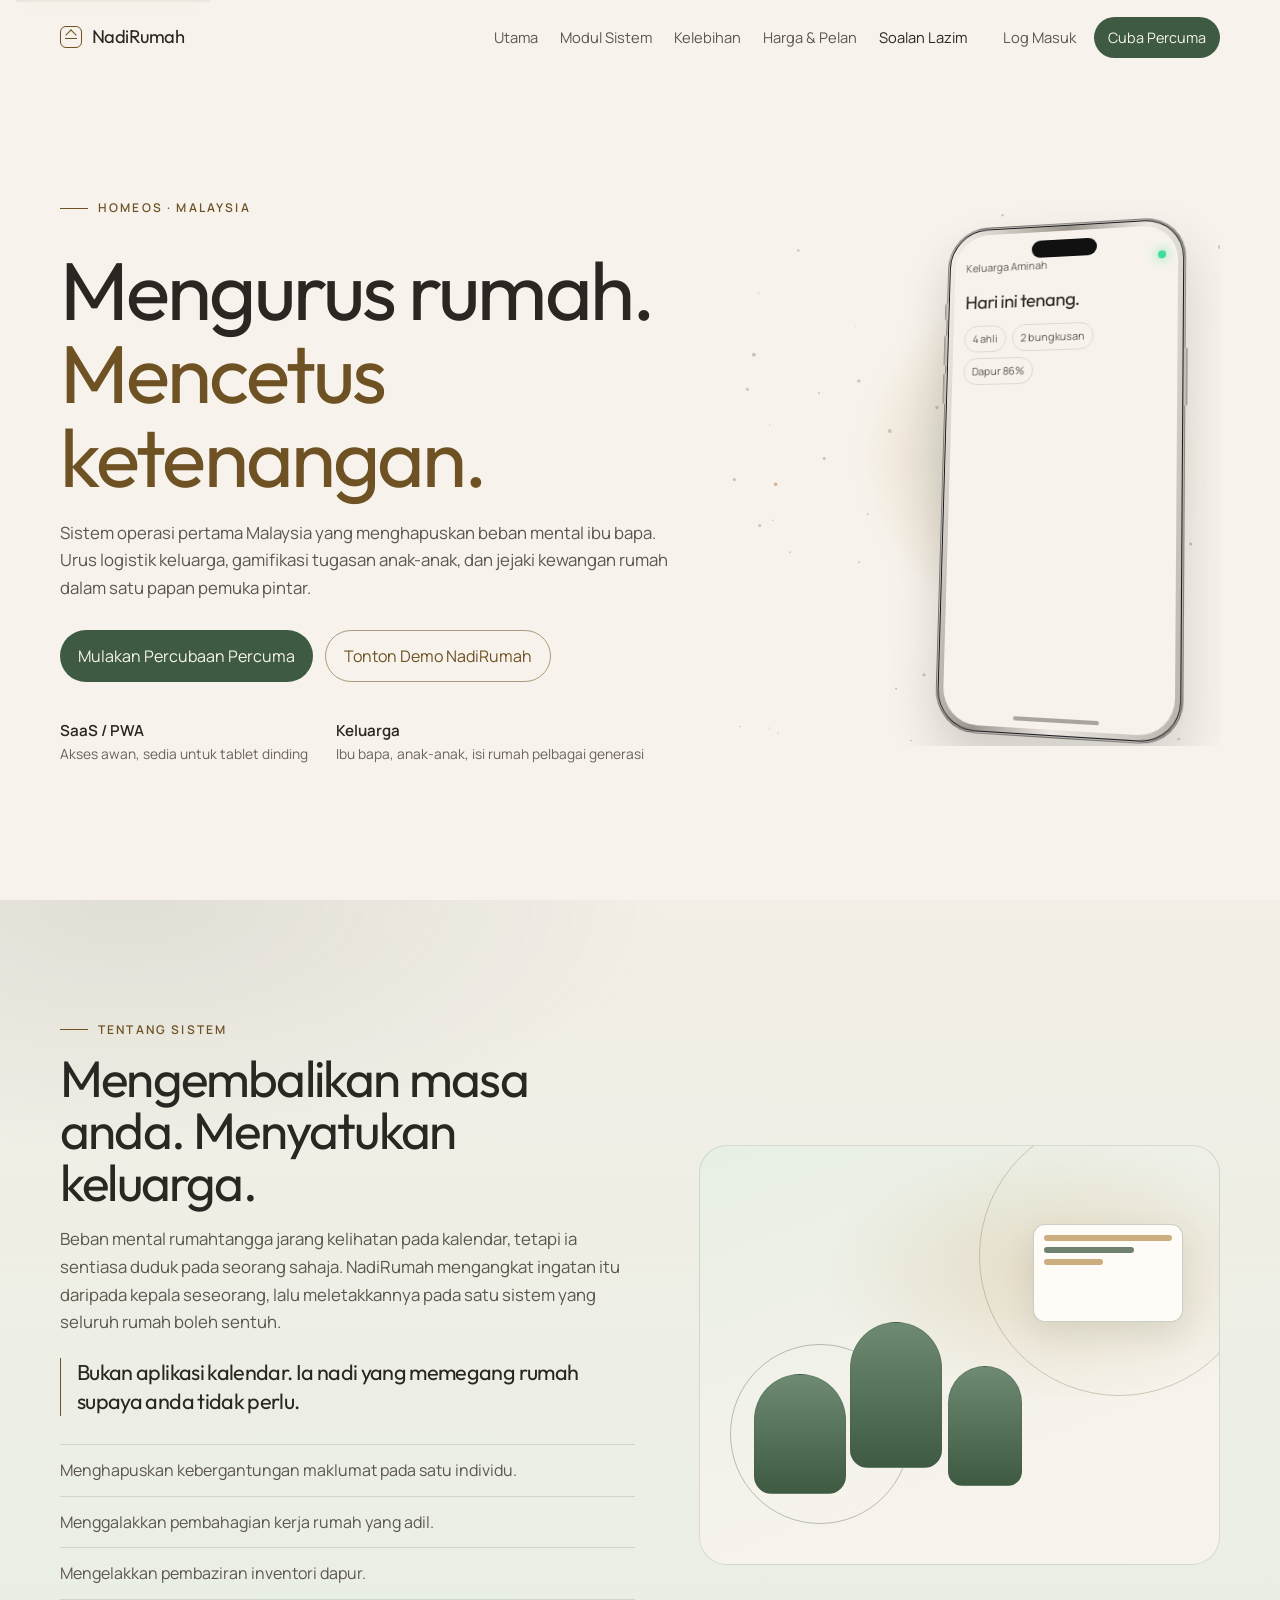
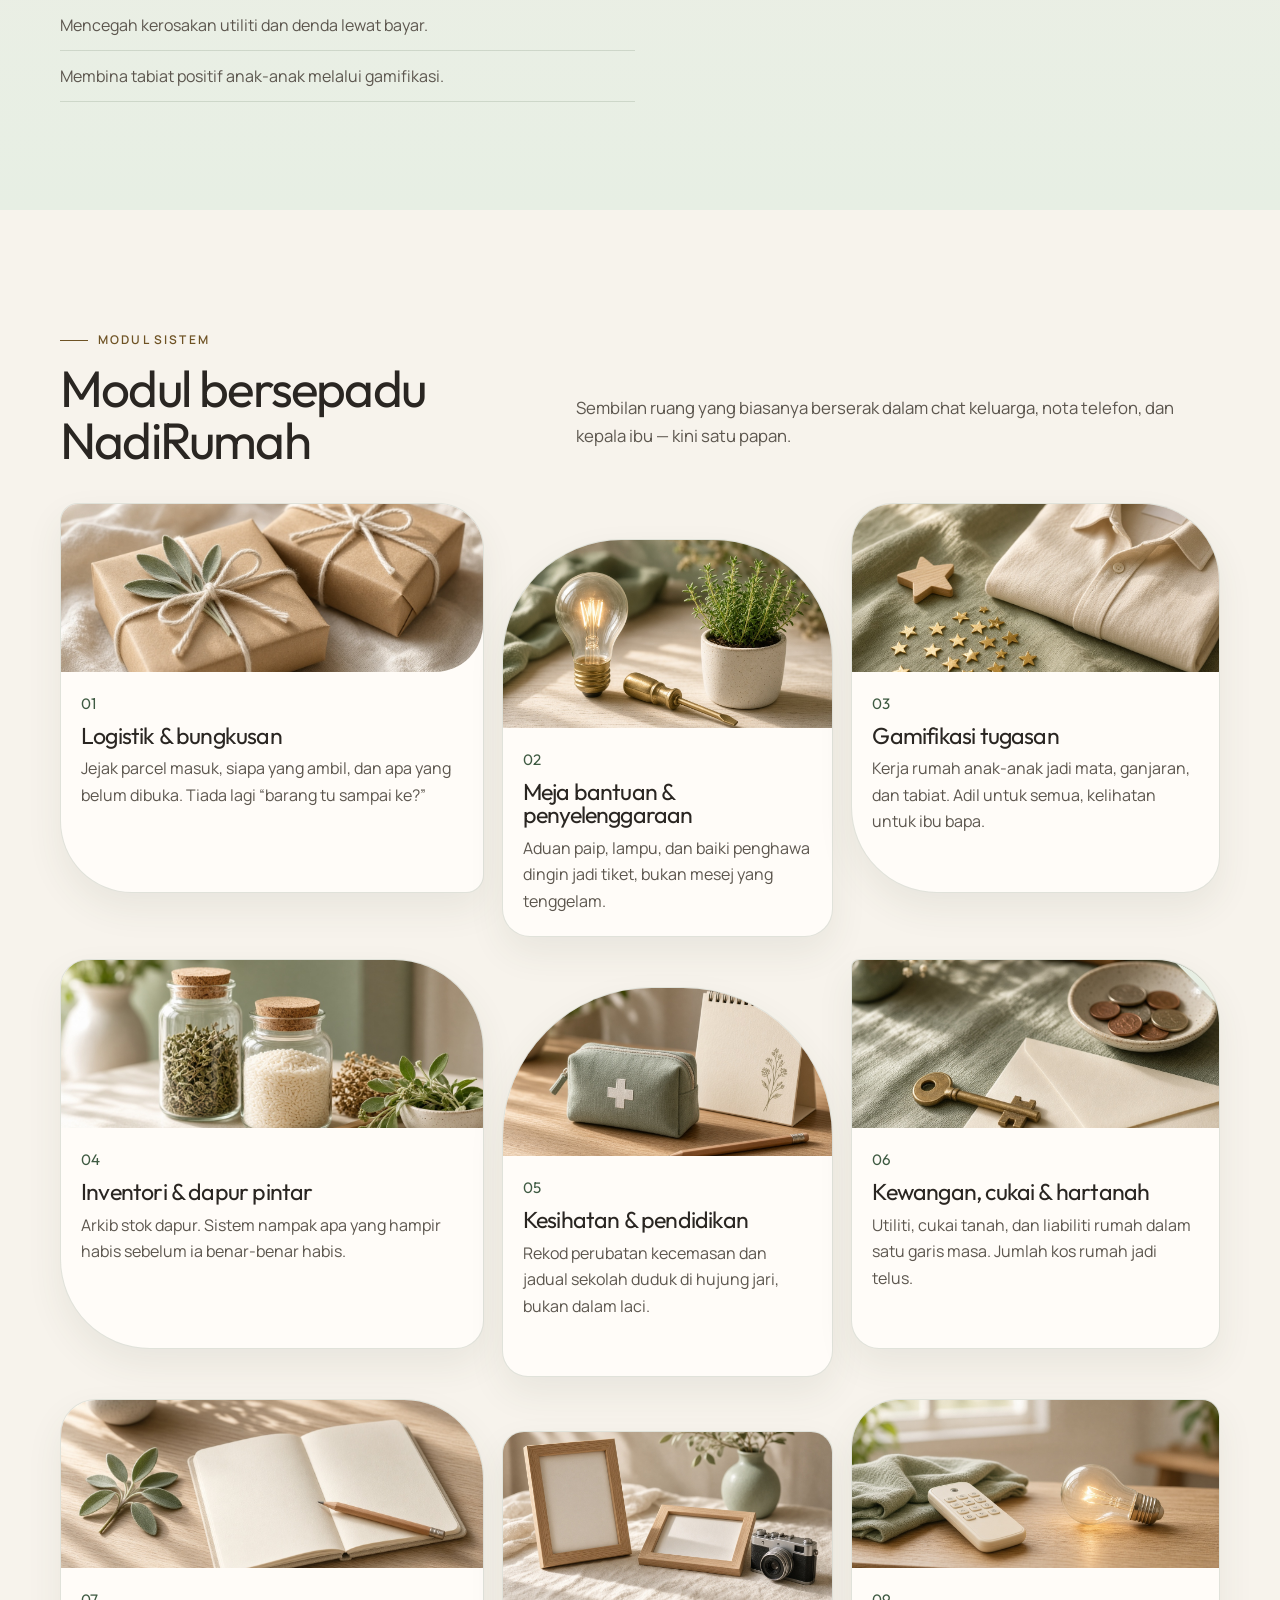
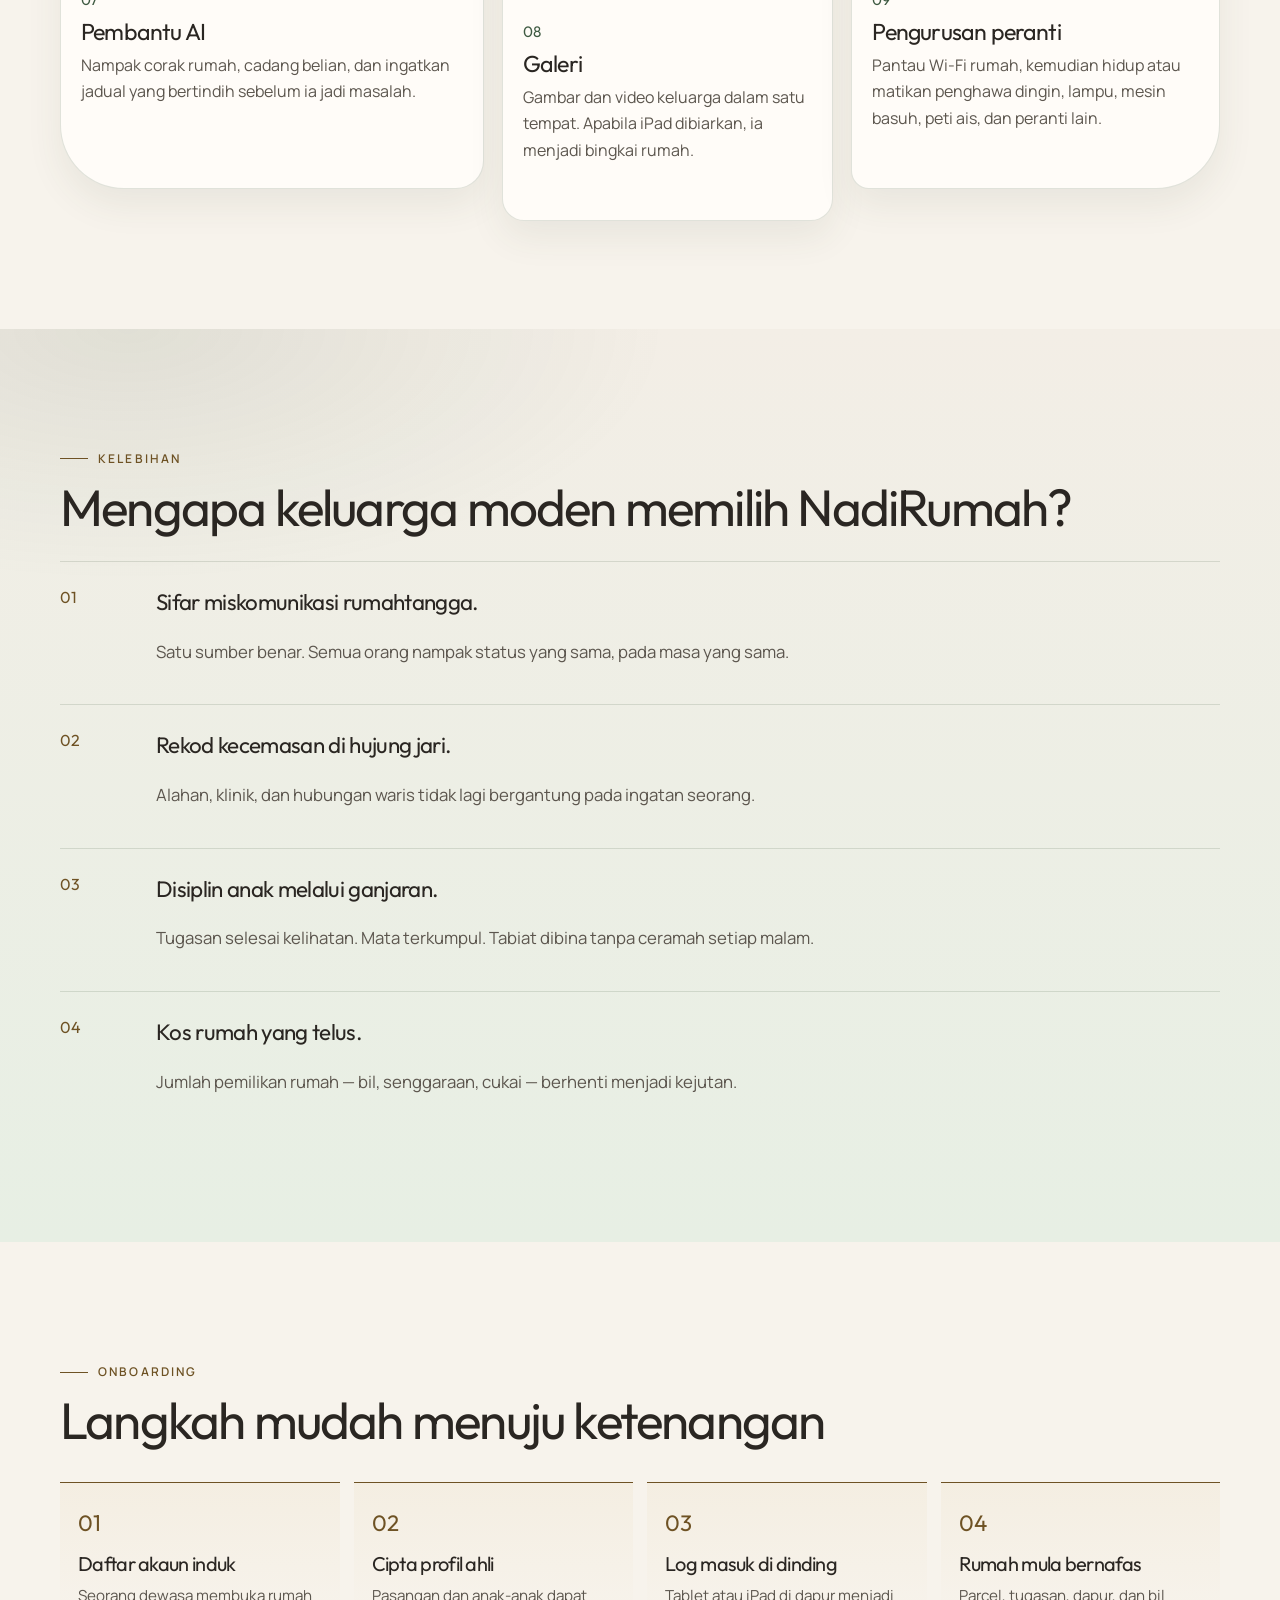
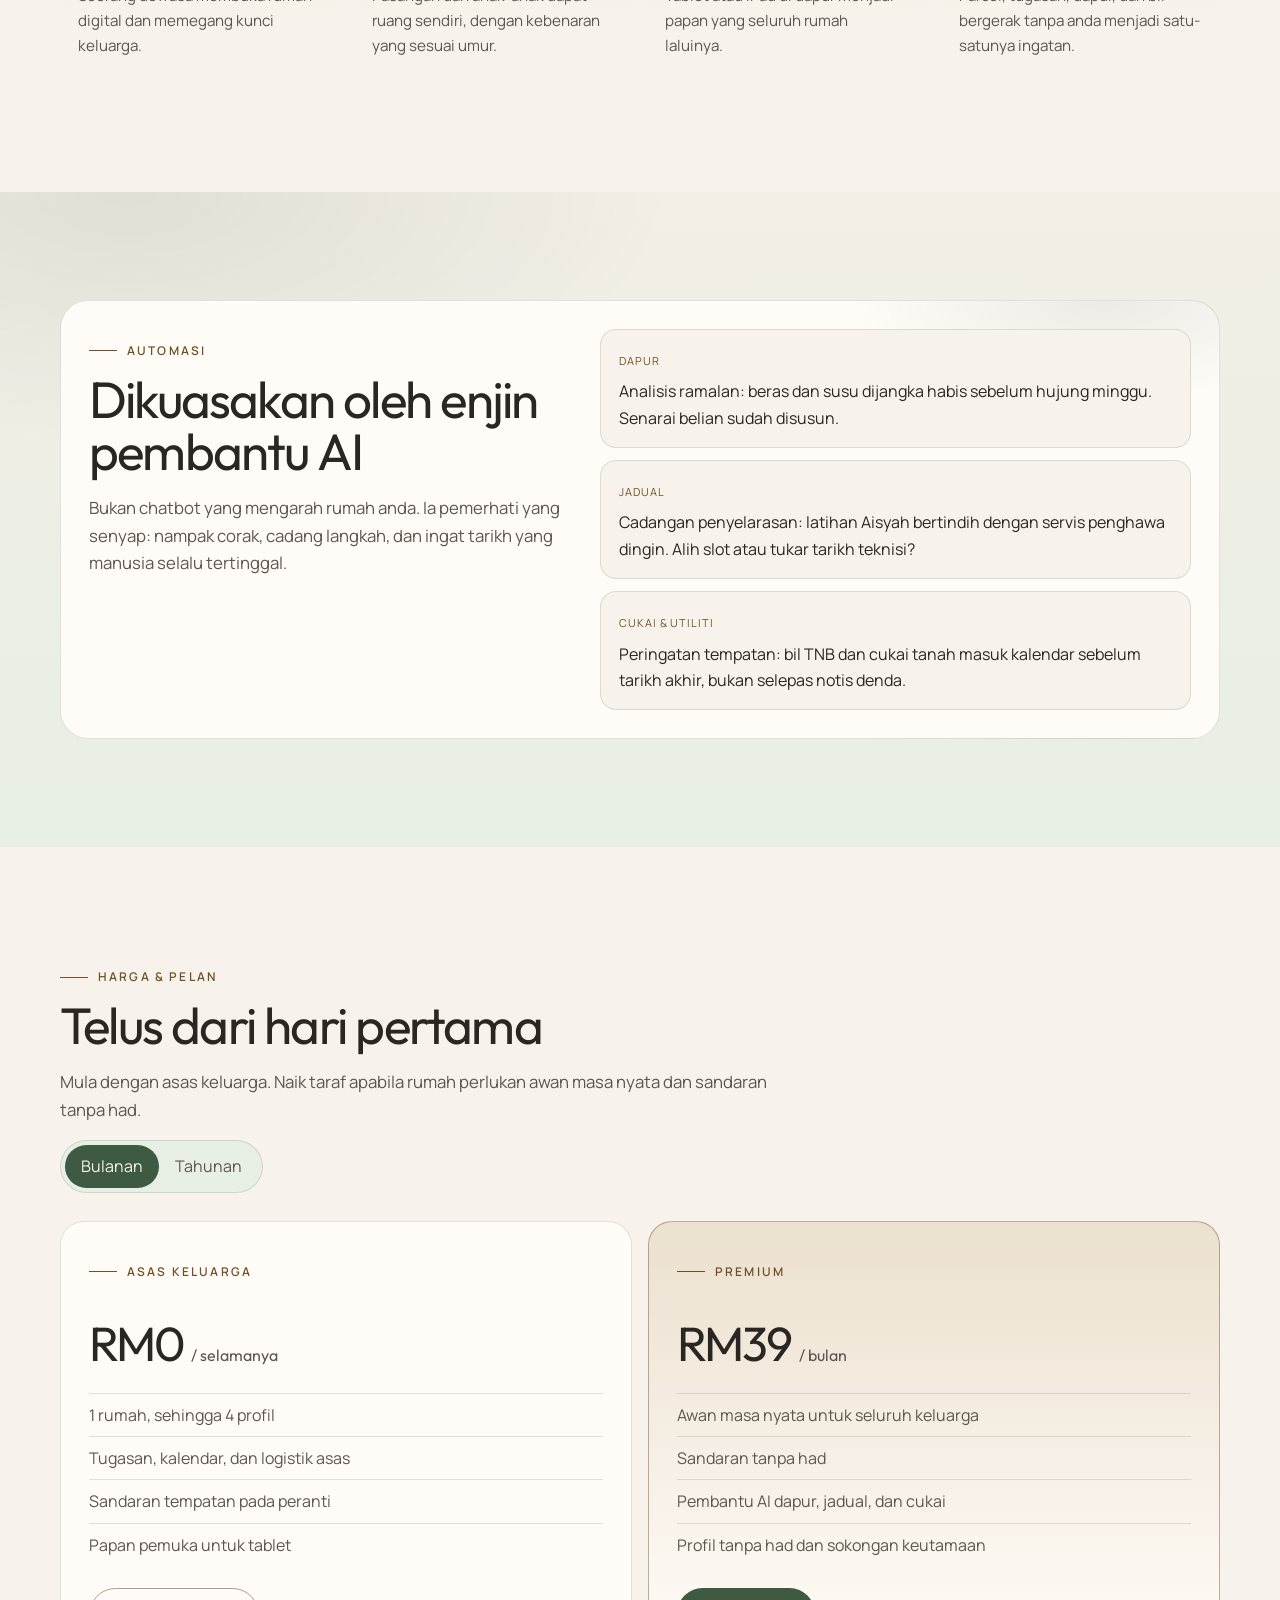
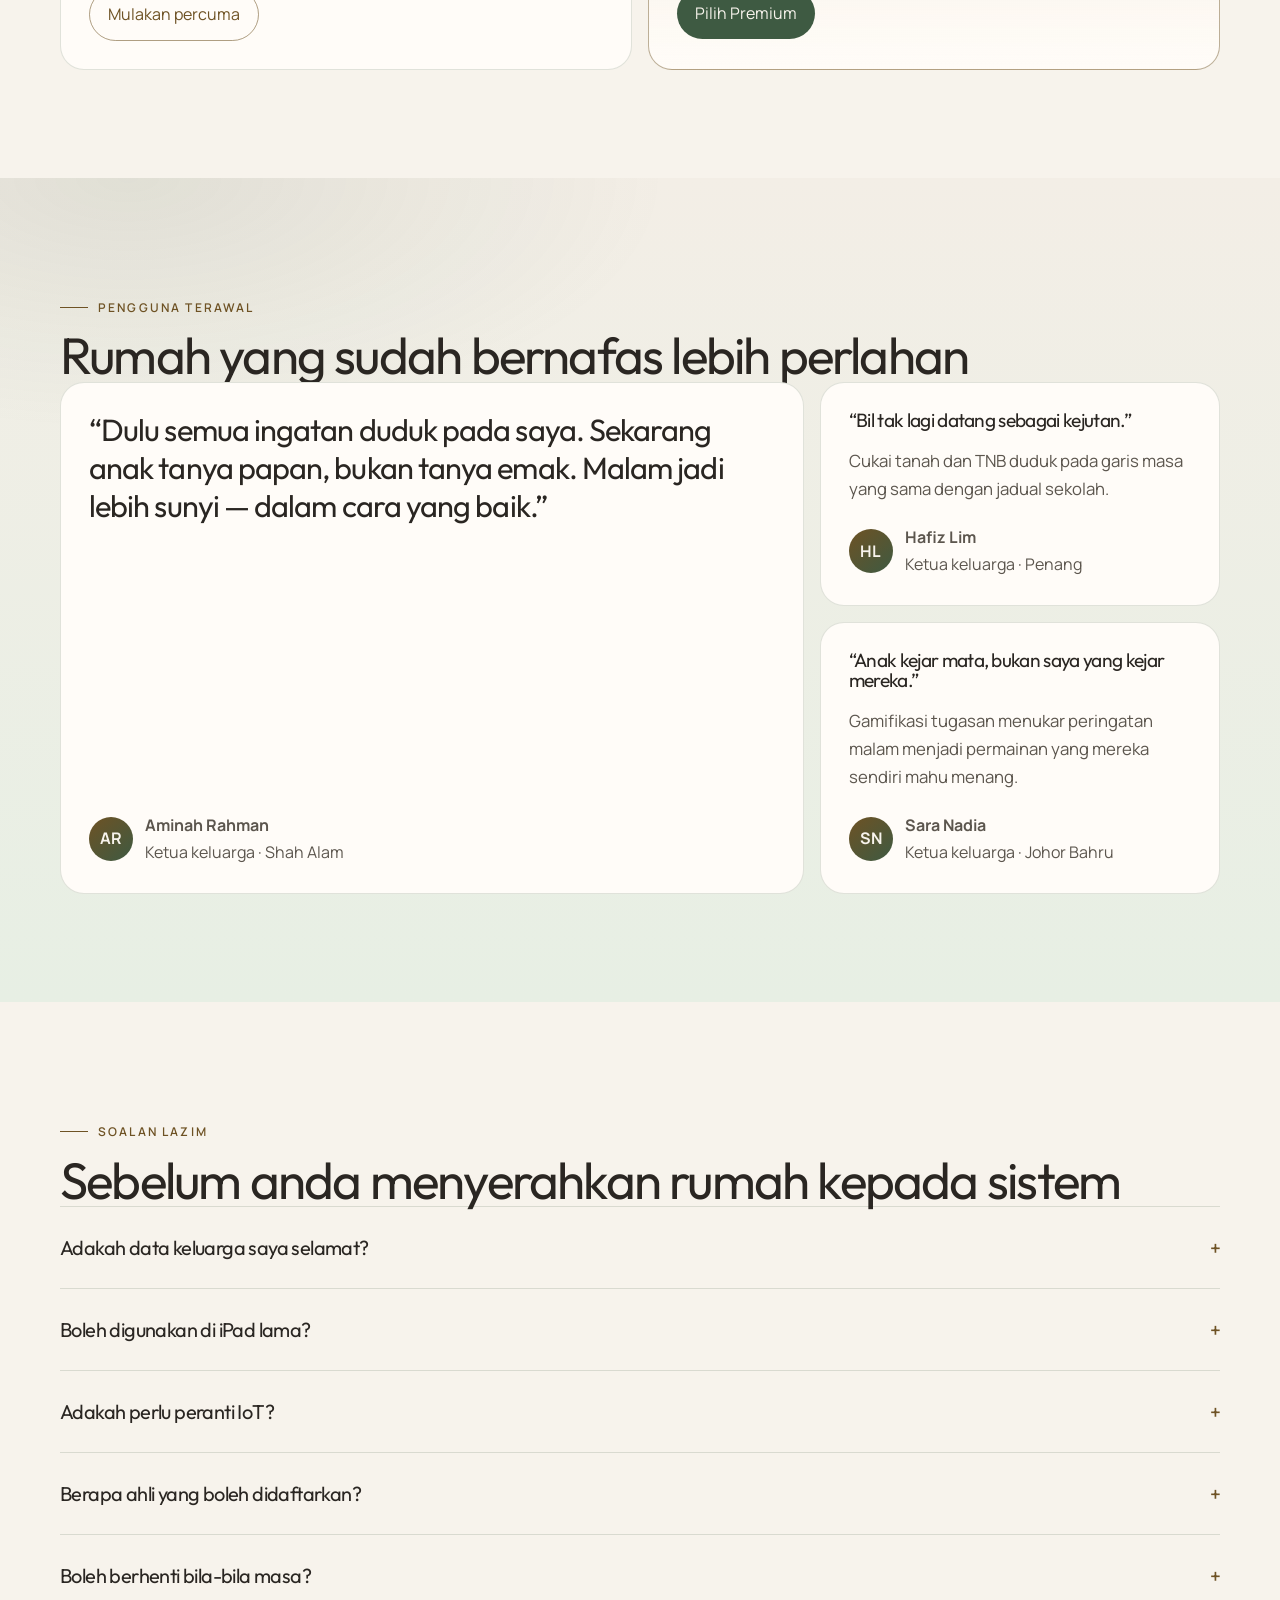
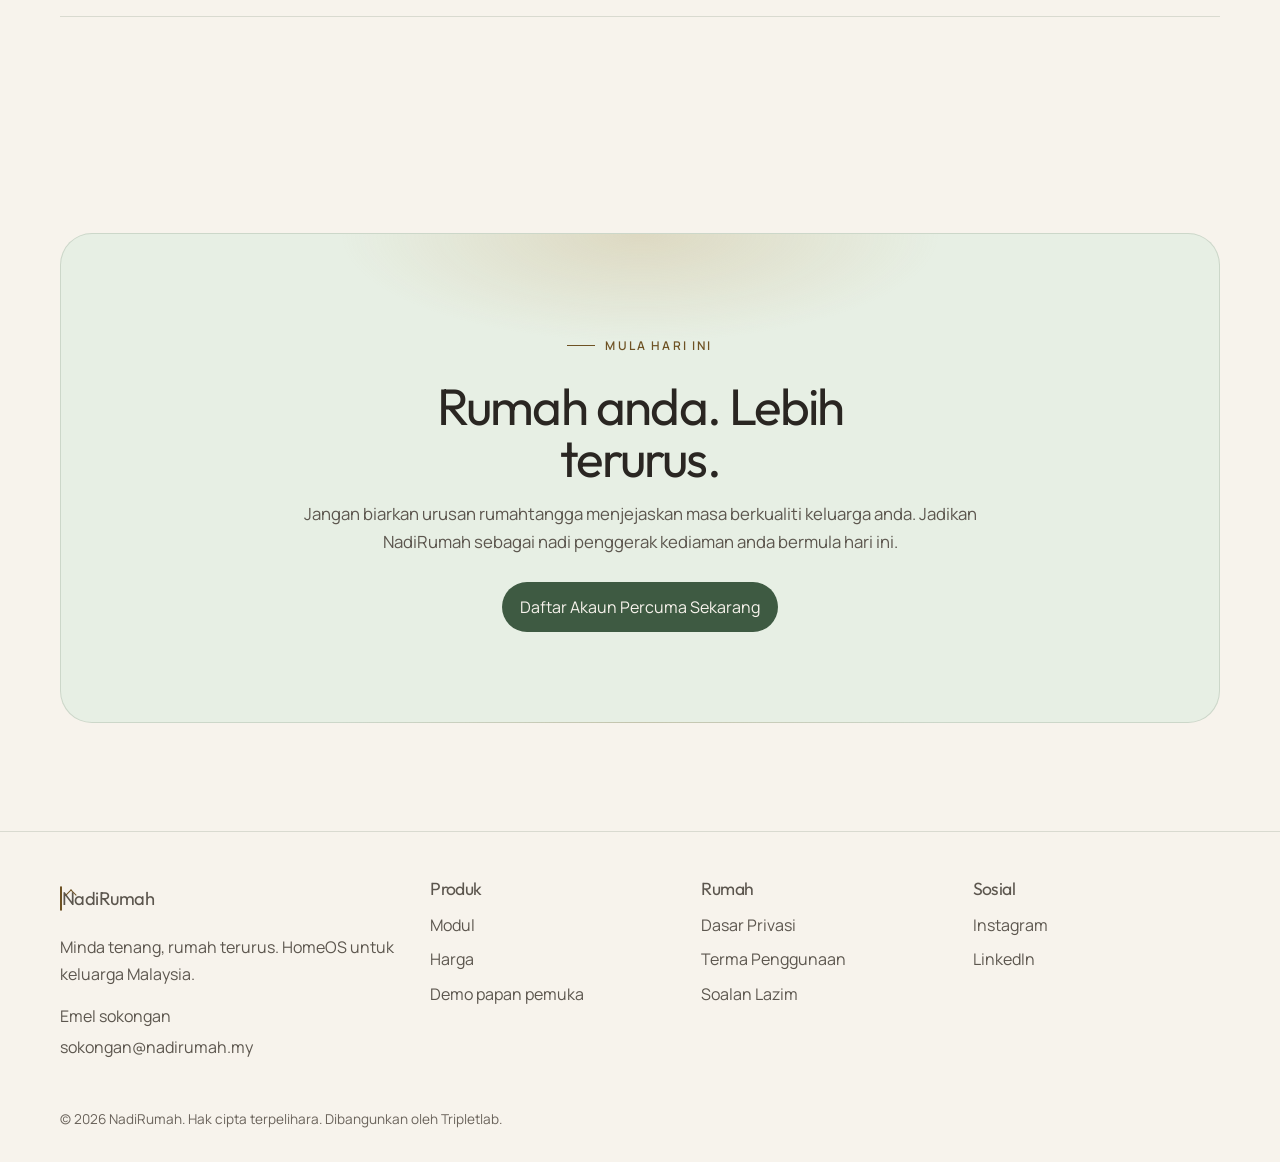
<file: index.html>
<!DOCTYPE html>
<html lang="ms">
<head>
  <meta charset="utf-8">
  <meta name="viewport" content="width=device-width, initial-scale=1">
  <title>NadiRumah (HomeOS) — Minda Tenang, Rumah Terurus</title>
  <meta name="description" content="NadiRumah ialah sistem operasi rumah tangga Malaysia. Urus logistik keluarga, tugasan anak-anak, dapur, dan kewangan rumah dalam satu papan pemuka.">
  <meta name="theme-color" content="#F7F3EC">
  <link rel="preconnect" href="https://fonts.googleapis.com">
  <link rel="preconnect" href="https://fonts.gstatic.com" crossorigin>
  <link href="https://fonts.googleapis.com/css2?family=Manrope:wght@400;500;600;700&family=Outfit:wght@300;400;500&display=swap" rel="stylesheet">
  <link rel="stylesheet" href="assets/css/style.css">
</head>
<body>
  <a class="skip" href="#utama">Langkau ke kandungan</a>
  <header class="nav">
    <div class="nav-inner">
      <a class="logo" href="#utama"><span class="mark" aria-hidden="true"></span> NadiRumah</a>
      <nav class="nav-links" aria-label="Utama">
        <a href="#utama">Utama</a>
        <a href="#modul">Modul Sistem</a>
        <a href="#kelebihan">Kelebihan</a>
        <a href="#harga">Harga &amp; Pelan</a>
        <a href="#faq">Soalan Lazim</a>
      </nav>
      <div class="nav-actions">
        <button class="link-quiet" type="button" data-open="login">Log Masuk</button>
        <button class="btn small" type="button" data-open="signup">Cuba Percuma</button>
        <button class="burger" type="button" aria-label="Buka menu" aria-expanded="false"><span></span></button>
      </div>
    </div>
  </header>
  <div class="menu" id="mobile-menu">
    <a href="#utama">Utama</a>
    <a href="#modul">Modul Sistem</a>
    <a href="#kelebihan">Kelebihan</a>
    <a href="#harga">Harga &amp; Pelan</a>
    <a href="#faq">Soalan Lazim</a>
    <button class="btn" type="button" data-open="signup">Cuba Percuma</button>
  </div>

  <main id="utama">
    <section class="hero">
      <div class="wrap hero-grid">
        <div>
          <p class="eyebrow reveal">HomeOS · Malaysia</p>
          <h1 class="reveal d2">Mengurus rumah.<br><span>Mencetus ketenangan.</span></h1>
          <p class="lede reveal d3">Sistem operasi pertama Malaysia yang menghapuskan beban mental ibu bapa. Urus logistik keluarga, gamifikasi tugasan anak-anak, dan jejaki kewangan rumah dalam satu papan pemuka pintar.</p>
          <div class="hero-actions reveal d3">
            <button class="btn" type="button" data-open="signup">Mulakan Percubaan Percuma</button>
            <a class="btn gold" href="dashboard.html">Tonton Demo NadiRumah</a>
          </div>
          <div class="meta-row">
            <div><strong>SaaS / PWA</strong>Akses awan, sedia untuk tablet dinding</div>
            <div><strong>Keluarga</strong>Ibu bapa, anak-anak, isi rumah pelbagai generasi</div>
          </div>
        </div>
        <div class="stage" aria-hidden="true">
          <canvas id="dust"></canvas>
          <div class="glow-orb"></div>
          <div class="tablet">
            <i class="side-btn action"></i>
            <i class="side-btn vol a"></i>
            <i class="side-btn vol b"></i>
            <i class="side-btn power"></i>
            <div class="tablet-screen">
              <i class="island"></i>
              <div class="screen-top"><span>Keluarga Aminah</span><span class="pulse"></span></div>
              <div class="screen-title">Hari ini tenang.</div>
              <div class="chip-row">
                <span class="chip">4 ahli</span>
                <span class="chip">2 bungkusan</span>
                <span class="chip">Dapur 86%</span>
              </div>
              <div class="notes">
                <div class="float-label">
                  <i class="fl-ico parcel" aria-hidden="true"><svg viewBox="0 0 24 24" width="16" height="16"><path d="M3 7.5 12 3l9 4.5-9 4.5L3 7.5Z" fill="none" stroke="currentColor" stroke-width="1.6" stroke-linejoin="round"/><path d="M3 7.5V16.5L12 21l9-4.5V7.5M12 12v9" fill="none" stroke="currentColor" stroke-width="1.6" stroke-linejoin="round"/></svg></i>
                  <span><small>Logistik</small><b>Bungkusan tiba</b><em>16:40 · di pintu</em></span>
                </div>
                <div class="float-label">
                  <i class="fl-ico task" aria-hidden="true"><svg viewBox="0 0 24 24" width="16" height="16"><path d="m12 3 2.4 5.4L20 9.2l-4 3.8.9 5.8L12 16.2 7.1 18.8 8 13 4 9.2l5.6-.8L12 3Z" fill="currentColor"/></svg></i>
                  <span><small>Tugasan</small><b>Adam · +15 mata</b><em>Menunggu pengesahan</em></span>
                </div>
                <div class="float-label">
                  <i class="fl-ico bill" aria-hidden="true"><svg viewBox="0 0 24 24" width="16" height="16"><path d="M7 3h10a1 1 0 0 1 1 1v17l-2.2-1.4L13.5 21l-2.3-1.4L9 21l-2.2-1.4L5 21V4a1 1 0 0 1 1-1Z" fill="none" stroke="currentColor" stroke-width="1.6" stroke-linejoin="round"/><path d="M8 8h8M8 12h8M8 16h5" stroke="currentColor" stroke-width="1.6" stroke-linecap="round"/></svg></i>
                  <span><small>Bil</small><b>TNB diingatkan</b><em>Sebelum tarikh akhir</em></span>
                </div>
              </div>
              <i class="home-bar"></i>
            </div>
          </div>
        </div>
      </div>
    </section>

    <section class="section alt" id="tentang">
      <div class="wrap split">
        <div>
          <p class="eyebrow">Tentang sistem</p>
          <h2>Mengembalikan masa anda. Menyatukan keluarga.</h2>
          <p class="lede">Beban mental rumahtangga jarang kelihatan pada kalendar, tetapi ia sentiasa duduk pada seorang sahaja. NadiRumah mengangkat ingatan itu daripada kepala seseorang, lalu meletakkannya pada satu sistem yang seluruh rumah boleh sentuh.</p>
          <p class="quote">Bukan aplikasi kalendar. Ia nadi yang memegang rumah supaya anda tidak perlu.</p>
          <ul class="points">
            <li>Menghapuskan kebergantungan maklumat pada satu individu.</li>
            <li>Menggalakkan pembahagian kerja rumah yang adil.</li>
            <li>Mengelakkan pembaziran inventori dapur.</li>
            <li>Mencegah kerosakan utiliti dan denda lewat bayar.</li>
            <li>Membina tabiat positif anak-anak melalui gamifikasi.</li>
          </ul>
        </div>
        <div class="family-visual" role="img" aria-label="Ilustrasi keluarga berdiri di hadapan skrin dinding rumah">
          <div class="ring r1"></div>
          <div class="ring r2"></div>
          <div class="person p1"></div>
          <div class="person p2"></div>
          <div class="person p3"></div>
          <div class="wall"><i></i><i></i><i></i></div>
        </div>
      </div>
    </section>

    <section class="section" id="modul">
      <div class="wrap">
        <div class="module-head">
          <div>
            <p class="eyebrow">Modul sistem</p>
            <h2>Modul bersepadu NadiRumah</h2>
          </div>
          <p class="lede">Sembilan ruang yang biasanya berserak dalam chat keluarga, nota telefon, dan kepala ibu — kini satu papan.</p>
        </div>
        <div class="modules">
          <article class="module m-tag">
            <figure class="module-art">
              <img src="assets/img/modul-logistik.jpg" alt="Bungkusan kertas diikat tali di atas kain linen">
            </figure>
            <div class="module-body">
              <div class="idx">01</div>
              <h3>Logistik &amp; bungkusan</h3>
              <p>Jejak parcel masuk, siapa yang ambil, dan apa yang belum dibuka. Tiada lagi “barang tu sampai ke?”</p>
            </div>
          </article>
          <article class="module m-arch">
            <figure class="module-art">
              <img src="assets/img/modul-penyelenggaraan.jpg" alt="Mentol, pemutar skru, dan pokok herba di atas meja">
            </figure>
            <div class="module-body">
              <div class="idx">02</div>
              <h3>Meja bantuan &amp; penyelenggaraan</h3>
              <p>Aduan paip, lampu, dan baiki penghawa dingin jadi tiket, bukan mesej yang tenggelam.</p>
            </div>
          </article>
          <article class="module m-blob">
            <figure class="module-art">
              <img src="assets/img/modul-tugasan.jpg" alt="Bintang kayu, pelekat bintang, dan baju dilipat">
            </figure>
            <div class="module-body">
              <div class="idx">03</div>
              <h3>Gamifikasi tugasan</h3>
              <p>Kerja rumah anak-anak jadi mata, ganjaran, dan tabiat. Adil untuk semua, kelihatan untuk ibu bapa.</p>
            </div>
          </article>
          <article class="module m-leaf">
            <figure class="module-art">
              <img src="assets/img/modul-dapur.jpg" alt="Balang beras, herba kering, dan sudu kayu di dapur">
            </figure>
            <div class="module-body">
              <div class="idx">04</div>
              <h3>Inventori &amp; dapur pintar</h3>
              <p>Arkib stok dapur. Sistem nampak apa yang hampir habis sebelum ia benar-benar habis.</p>
            </div>
          </article>
          <article class="module m-window">
            <figure class="module-art">
              <img src="assets/img/modul-kesihatan.jpg" alt="Beg pertolongan cemas linen, kalendar, dan pensel">
            </figure>
            <div class="module-body">
              <div class="idx">05</div>
              <h3>Kesihatan &amp; pendidikan</h3>
              <p>Rekod perubatan kecemasan dan jadual sekolah duduk di hujung jari, bukan dalam laci.</p>
            </div>
          </article>
          <article class="module m-fold">
            <figure class="module-art">
              <img src="assets/img/modul-kewangan.jpg" alt="Kunci rumah tembaga, sampul surat, dan syiling dalam mangkuk seramik">
            </figure>
            <div class="module-body">
              <div class="idx">06</div>
              <h3>Kewangan, cukai &amp; hartanah</h3>
              <p>Utiliti, cukai tanah, dan liabiliti rumah dalam satu garis masa. Jumlah kos rumah jadi telus.</p>
            </div>
          </article>
          <article class="module m-soft">
            <figure class="module-art">
              <img src="assets/img/modul-ai.jpg" alt="Buku nota linen, pensel, dan daun sage di atas meja">
            </figure>
            <div class="module-body">
              <div class="idx">07</div>
              <h3>Pembantu AI</h3>
              <p>Nampak corak rumah, cadang belian, dan ingatkan jadual yang bertindih sebelum ia jadi masalah.</p>
            </div>
          </article>
          <article class="module m-frame">
            <figure class="module-art">
              <img src="assets/img/modul-galeri.jpg" alt="Bingkai kayu kosong dan kamera di atas kain linen">
            </figure>
            <div class="module-body">
              <div class="idx">08</div>
              <h3>Galeri</h3>
              <p>Gambar dan video keluarga dalam satu tempat. Apabila iPad dibiarkan, ia menjadi bingkai rumah.</p>
            </div>
          </article>
          <article class="module m-device">
            <figure class="module-art">
              <img src="assets/img/modul-peranti.jpg" alt="Alat kawalan penghawa dingin dan mentol di atas meja kayu">
            </figure>
            <div class="module-body">
              <div class="idx">09</div>
              <h3>Pengurusan peranti</h3>
              <p>Pantau Wi-Fi rumah, kemudian hidup atau matikan penghawa dingin, lampu, mesin basuh, peti ais, dan peranti lain.</p>
            </div>
          </article>
        </div>
      </div>
    </section>

    <section class="section alt" id="kelebihan">
      <div class="wrap">
        <p class="eyebrow">Kelebihan</p>
        <h2>Mengapa keluarga moden memilih NadiRumah?</h2>
        <div class="why-list">
          <div class="why-item"><span>01</span><div><strong>Sifar miskomunikasi rumahtangga.</strong><p class="lede">Satu sumber benar. Semua orang nampak status yang sama, pada masa yang sama.</p></div></div>
          <div class="why-item"><span>02</span><div><strong>Rekod kecemasan di hujung jari.</strong><p class="lede">Alahan, klinik, dan hubungan waris tidak lagi bergantung pada ingatan seorang.</p></div></div>
          <div class="why-item"><span>03</span><div><strong>Disiplin anak melalui ganjaran.</strong><p class="lede">Tugasan selesai kelihatan. Mata terkumpul. Tabiat dibina tanpa ceramah setiap malam.</p></div></div>
          <div class="why-item"><span>04</span><div><strong>Kos rumah yang telus.</strong><p class="lede">Jumlah pemilikan rumah — bil, senggaraan, cukai — berhenti menjadi kejutan.</p></div></div>
        </div>
      </div>
    </section>

    <section class="section" id="langkah">
      <div class="wrap">
        <p class="eyebrow">Onboarding</p>
        <h2>Langkah mudah menuju ketenangan</h2>
        <div class="steps">
          <article class="step"><em>01</em><h3>Daftar akaun induk</h3><p>Seorang dewasa membuka rumah digital dan memegang kunci keluarga.</p></article>
          <article class="step"><em>02</em><h3>Cipta profil ahli</h3><p>Pasangan dan anak-anak dapat ruang sendiri, dengan kebenaran yang sesuai umur.</p></article>
          <article class="step"><em>03</em><h3>Log masuk di dinding</h3><p>Tablet atau iPad di dapur menjadi papan yang seluruh rumah laluinya.</p></article>
          <article class="step"><em>04</em><h3>Rumah mula bernafas</h3><p>Parcel, tugasan, dapur, dan bil bergerak tanpa anda menjadi satu-satunya ingatan.</p></article>
        </div>
      </div>
    </section>

    <section class="section alt" id="ai">
      <div class="wrap">
        <div class="ai-panel">
          <div>
            <p class="eyebrow">Automasi</p>
            <h2>Dikuasakan oleh enjin pembantu AI</h2>
            <p class="lede">Bukan chatbot yang mengarah rumah anda. Ia pemerhati yang senyap: nampak corak, cadang langkah, dan ingat tarikh yang manusia selalu tertinggal.</p>
          </div>
          <div class="ai-log">
            <article class="ai-line"><small>Dapur</small><p>Analisis ramalan: beras dan susu dijangka habis sebelum hujung minggu. Senarai belian sudah disusun.</p></article>
            <article class="ai-line"><small>Jadual</small><p>Cadangan penyelarasan: latihan Aisyah bertindih dengan servis penghawa dingin. Alih slot atau tukar tarikh teknisi?</p></article>
            <article class="ai-line"><small>Cukai &amp; utiliti</small><p>Peringatan tempatan: bil TNB dan cukai tanah masuk kalendar sebelum tarikh akhir, bukan selepas notis denda.</p></article>
          </div>
        </div>
      </div>
    </section>

    <section class="section" id="harga">
      <div class="wrap">
        <p class="eyebrow">Harga &amp; pelan</p>
        <h2>Telus dari hari pertama</h2>
        <p class="lede">Mula dengan asas keluarga. Naik taraf apabila rumah perlukan awan masa nyata dan sandaran tanpa had.</p>
        <div class="billing" role="group" aria-label="Kitaran bil">
          <button type="button" data-bill="month" class="on">Bulanan</button>
          <button type="button" data-bill="year">Tahunan</button>
        </div>
        <div class="plans">
          <article class="plan">
            <p class="eyebrow">Asas keluarga</p>
            <div class="price">RM0 <small>/ selamanya</small></div>
            <ul>
              <li>1 rumah, sehingga 4 profil</li>
              <li>Tugasan, kalendar, dan logistik asas</li>
              <li>Sandaran tempatan pada peranti</li>
              <li>Papan pemuka untuk tablet</li>
            </ul>
            <button class="btn gold" type="button" data-open="signup">Mulakan percuma</button>
          </article>
          <article class="plan featured">
            <p class="eyebrow">Premium</p>
            <div class="price">RM<span data-price data-month="39" data-year="390">39</span> <small data-price data-month="/ bulan" data-year="/ tahun">/ bulan</small></div>
            <p class="save" hidden>Jimatan dua bulan pada bil tahunan.</p>
            <ul>
              <li>Awan masa nyata untuk seluruh keluarga</li>
              <li>Sandaran tanpa had</li>
              <li>Pembantu AI dapur, jadual, dan cukai</li>
              <li>Profil tanpa had dan sokongan keutamaan</li>
            </ul>
            <button class="btn" type="button" data-open="signup">Pilih Premium</button>
          </article>
        </div>
      </div>
    </section>

    <section class="section alt" id="ulasan">
      <div class="wrap">
        <p class="eyebrow">Pengguna terawal</p>
        <h2>Rumah yang sudah bernafas lebih perlahan</h2>
        <div class="stories">
          <article class="story feature">
            <q>Dulu semua ingatan duduk pada saya. Sekarang anak tanya papan, bukan tanya emak. Malam jadi lebih sunyi — dalam cara yang baik.</q>
            <div class="who"><span class="avatar">AR</span><div><b>Aminah Rahman</b><br>Ketua keluarga · Shah Alam</div></div>
          </article>
          <div class="stack">
            <article class="story">
              <h3>“Bil tak lagi datang sebagai kejutan.”</h3>
              <p class="lede">Cukai tanah dan TNB duduk pada garis masa yang sama dengan jadual sekolah.</p>
              <div class="who"><span class="avatar">HL</span><div><b>Hafiz Lim</b><br>Ketua keluarga · Penang</div></div>
            </article>
            <article class="story">
              <h3>“Anak kejar mata, bukan saya yang kejar mereka.”</h3>
              <p class="lede">Gamifikasi tugasan menukar peringatan malam menjadi permainan yang mereka sendiri mahu menang.</p>
              <div class="who"><span class="avatar">SN</span><div><b>Sara Nadia</b><br>Ketua keluarga · Johor Bahru</div></div>
            </article>
          </div>
        </div>
      </div>
    </section>

    <section class="section" id="faq">
      <div class="wrap">
        <p class="eyebrow">Soalan lazim</p>
        <h2>Sebelum anda menyerahkan rumah kepada sistem</h2>
        <div class="faq">
          <details>
            <summary>Adakah data keluarga saya selamat?</summary>
            <p>Rekod kesihatan, kewangan, dan profil kanak-kanak disimpan berasingan daripada kandungan pemasaran. Akses ahli dikawal oleh akaun induk. Pelan Premium menambah sandaran sulit di awan. Kami tidak menjual data keluarga.</p>
          </details>
          <details>
            <summary>Boleh digunakan di iPad lama?</summary>
            <p>Ya. NadiRumah dibina sebagai PWA. iPad dan tablet Android yang masih membuka pelayar moden boleh menjadi skrin dinding — tanpa aplikasi kedai yang berat.</p>
          </details>
          <details>
            <summary>Adakah perlu peranti IoT?</summary>
            <p>Tidak. Rumah tidak perlu suis pintar atau sensor untuk mula. Modul logistik, tugasan, dapur, dan bil berfungsi dengan input keluarga. Peranti IoT boleh datang kemudian, bukan sebagai syarat.</p>
          </details>
          <details>
            <summary>Berapa ahli yang boleh didaftarkan?</summary>
            <p>Pelan percuma memuatkan empat profil. Pelan Premium membuka profil tanpa had — sesuai untuk rumah pelbagai generasi dan penjaga yang datang pergi.</p>
          </details>
          <details>
            <summary>Boleh berhenti bila-bila masa?</summary>
            <p>Boleh. Naik taraf dan turun taraf tidak mengunci data asas keluarga anda. Eksport rekod kekal milik rumah, bukan milik langganan.</p>
          </details>
        </div>
      </div>
    </section>

    <section class="section" id="mula">
      <div class="wrap">
        <div class="final">
          <p class="eyebrow" style="justify-content:center">Mula hari ini</p>
          <h2>Rumah anda. Lebih terurus.</h2>
          <p class="lede">Jangan biarkan urusan rumahtangga menjejaskan masa berkualiti keluarga anda. Jadikan NadiRumah sebagai nadi penggerak kediaman anda bermula hari ini.</p>
          <button class="btn" type="button" data-open="signup">Daftar Akaun Percuma Sekarang</button>
        </div>
      </div>
    </section>
  </main>

  <footer class="footer">
    <div class="wrap footer-grid">
      <div>
        <a class="logo" href="#utama"><span class="mark" aria-hidden="true"></span> NadiRumah</a>
        <p>Minda tenang, rumah terurus. HomeOS untuk keluarga Malaysia.</p>
        <p>Emel sokongan<br><a href="mailto:sokongan@nadirumah.my">sokongan@nadirumah.my</a></p>
      </div>
      <div>
        <h3>Produk</h3>
        <a href="#modul">Modul</a>
        <a href="#harga">Harga</a>
        <a href="dashboard.html">Demo papan pemuka</a>
      </div>
      <div>
        <h3>Rumah</h3>
        <a href="privasi.html">Dasar Privasi</a>
        <a href="terma.html">Terma Penggunaan</a>
        <a href="#faq">Soalan Lazim</a>
      </div>
      <div>
        <h3>Sosial</h3>
        <a href="https://instagram.com" rel="noopener">Instagram</a>
        <a href="https://www.linkedin.com" rel="noopener">LinkedIn</a>
      </div>
    </div>
    <div class="wrap legal">© 2026 NadiRumah. Hak cipta terpelihara. Dibangunkan oleh Tripletlab.</div>
  </footer>

  <div class="modal-back" id="gate" role="dialog" aria-modal="true" aria-labelledby="gate-title">
    <form class="modal" id="gate-form">
      <h3 id="gate-title">Mulakan percubaan percuma</h3>
      <p class="hint" id="gate-note">Tiada kad kredit. Akaun demo ini membawa anda terus ke papan pemuka.</p>
      <label class="field" data-family>Nama ketua keluarga
        <input name="name" type="text" value="Aminah" required autocomplete="name">
      </label>
      <label class="field" data-family>E-mel
        <input name="email" type="email" placeholder="anda@keluarga.my" required autocomplete="email">
      </label>
      <label class="field" data-admin hidden>ID
        <input name="adminId" type="text" autocomplete="username" autocapitalize="none" spellcheck="false">
      </label>
      <label class="field" data-admin hidden>Kata laluan
        <input name="password" type="password" autocomplete="current-password">
      </label>
      <p class="hint gate-error" id="gate-error" hidden></p>
      <button class="btn" type="submit">Masuk ke papan pemuka</button>
      <button class="link-quiet" type="button" data-close>Tutup</button>
    </form>
  </div>
  <script src="assets/js/houses.js"></script>
  <script src="assets/js/main.js"></script>
</body>
</html>
</file>
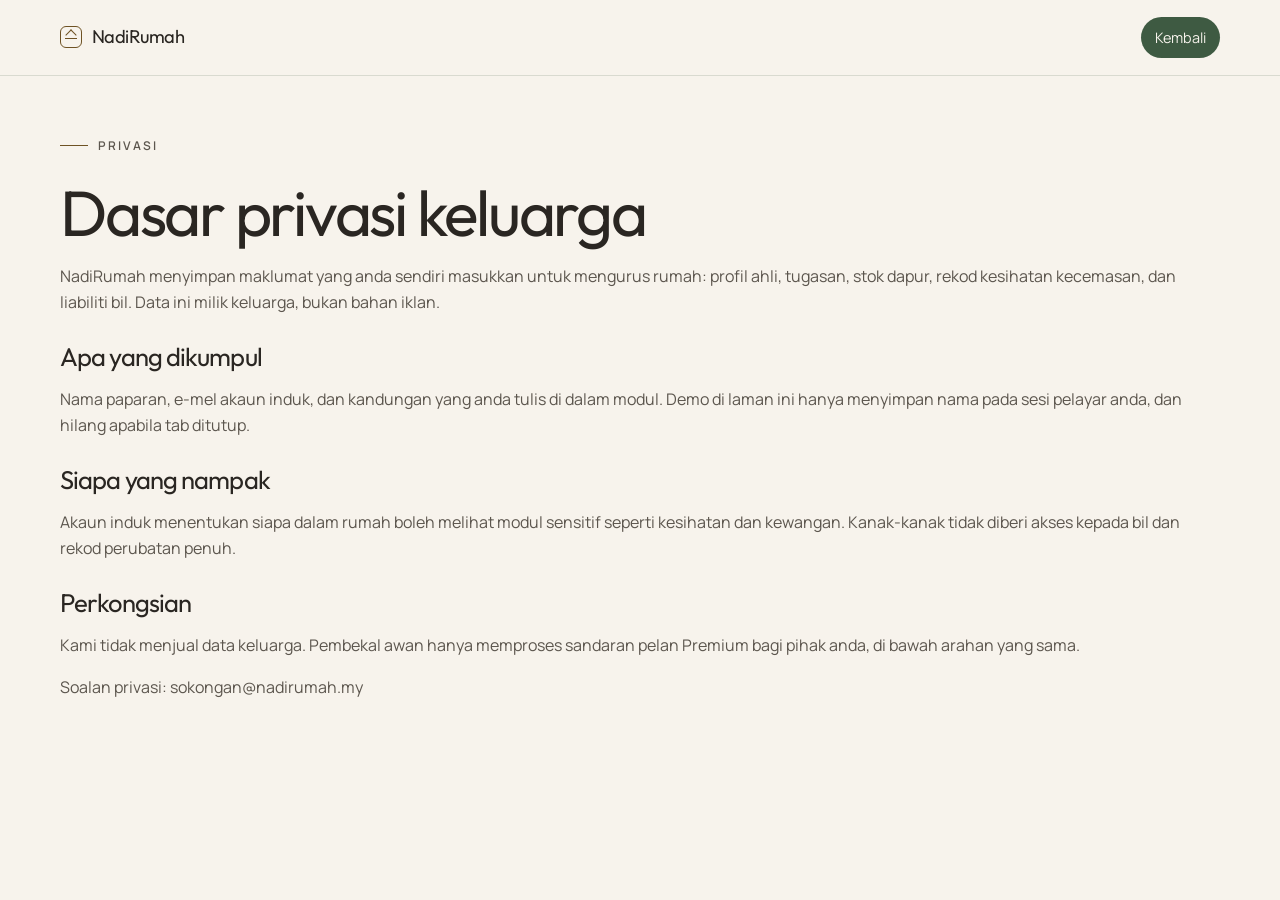
<file: privasi.html>
<!DOCTYPE html>
<html lang="ms">
<head>
  <meta charset="utf-8">
  <meta name="viewport" content="width=device-width, initial-scale=1">
  <title>Dasar Privasi · NadiRumah</title>
  <link rel="preconnect" href="https://fonts.googleapis.com">
  <link href="https://fonts.googleapis.com/css2?family=Manrope:wght@400;500;600&family=Outfit:wght@400&display=swap" rel="stylesheet">
  <link rel="stylesheet" href="assets/css/style.css">
</head>
<body>
  <header class="nav scrolled">
    <div class="nav-inner">
      <a class="logo" href="index.html"><span class="mark" aria-hidden="true"></span> NadiRumah</a>
      <a class="btn small" href="index.html" style="margin-left:auto">Kembali</a>
    </div>
  </header>
  <main class="wrap legal-page">
    <p class="eyebrow">Privasi</p>
    <h1>Dasar privasi keluarga</h1>
    <p>NadiRumah menyimpan maklumat yang anda sendiri masukkan untuk mengurus rumah: profil ahli, tugasan, stok dapur, rekod kesihatan kecemasan, dan liabiliti bil. Data ini milik keluarga, bukan bahan iklan.</p>
    <h2>Apa yang dikumpul</h2>
    <p>Nama paparan, e-mel akaun induk, dan kandungan yang anda tulis di dalam modul. Demo di laman ini hanya menyimpan nama pada sesi pelayar anda, dan hilang apabila tab ditutup.</p>
    <h2>Siapa yang nampak</h2>
    <p>Akaun induk menentukan siapa dalam rumah boleh melihat modul sensitif seperti kesihatan dan kewangan. Kanak-kanak tidak diberi akses kepada bil dan rekod perubatan penuh.</p>
    <h2>Perkongsian</h2>
    <p>Kami tidak menjual data keluarga. Pembekal awan hanya memproses sandaran pelan Premium bagi pihak anda, di bawah arahan yang sama.</p>
    <p>Soalan privasi: <a href="mailto:sokongan@nadirumah.my">sokongan@nadirumah.my</a></p>
  </main>
</body>
</html>
</file>
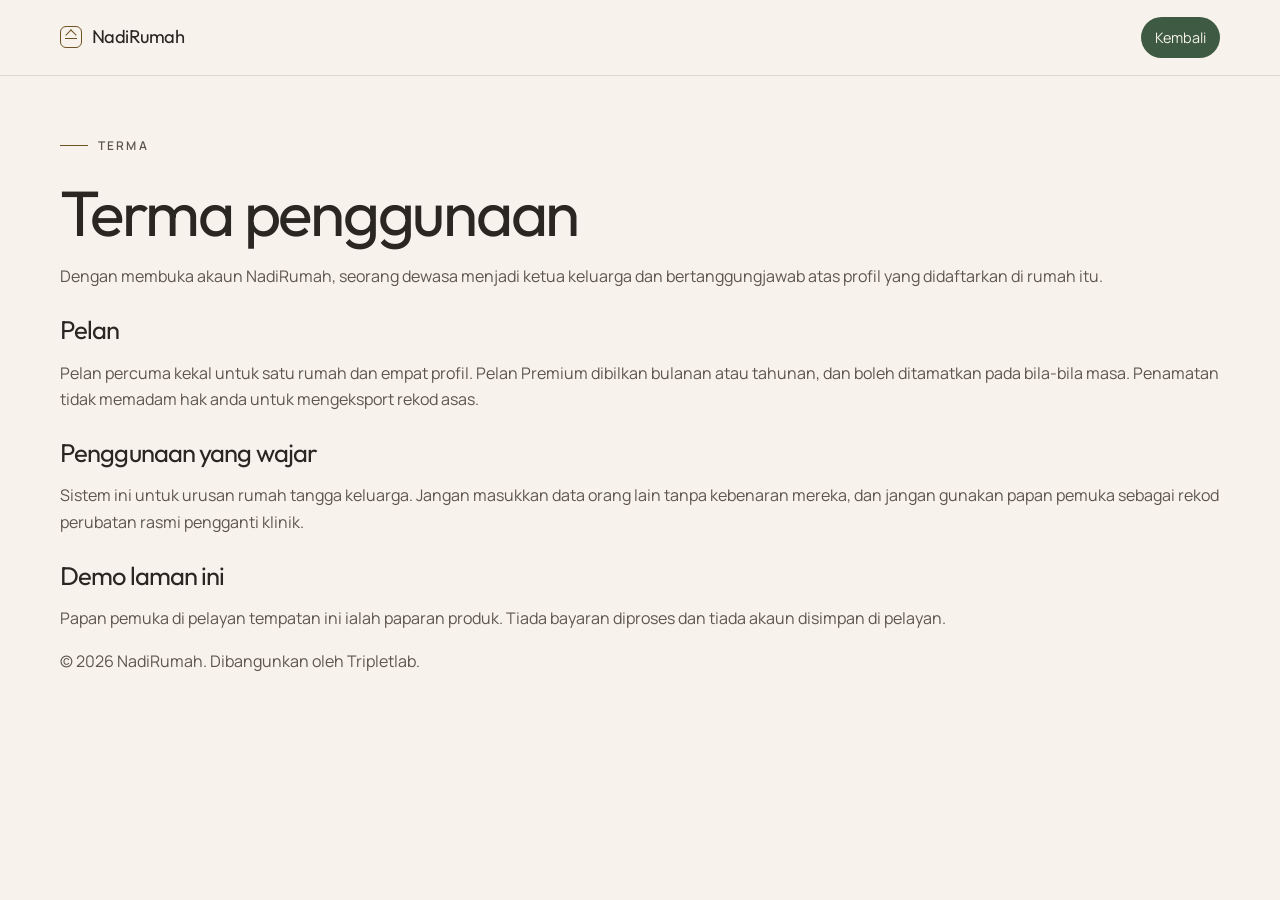
<file: terma.html>
<!DOCTYPE html>
<html lang="ms">
<head>
  <meta charset="utf-8">
  <meta name="viewport" content="width=device-width, initial-scale=1">
  <title>Terma Penggunaan · NadiRumah</title>
  <link rel="preconnect" href="https://fonts.googleapis.com">
  <link href="https://fonts.googleapis.com/css2?family=Manrope:wght@400;500;600&family=Outfit:wght@400&display=swap" rel="stylesheet">
  <link rel="stylesheet" href="assets/css/style.css">
</head>
<body>
  <header class="nav scrolled">
    <div class="nav-inner">
      <a class="logo" href="index.html"><span class="mark" aria-hidden="true"></span> NadiRumah</a>
      <a class="btn small" href="index.html" style="margin-left:auto">Kembali</a>
    </div>
  </header>
  <main class="wrap legal-page">
    <p class="eyebrow">Terma</p>
    <h1>Terma penggunaan</h1>
    <p>Dengan membuka akaun NadiRumah, seorang dewasa menjadi ketua keluarga dan bertanggungjawab atas profil yang didaftarkan di rumah itu.</p>
    <h2>Pelan</h2>
    <p>Pelan percuma kekal untuk satu rumah dan empat profil. Pelan Premium dibilkan bulanan atau tahunan, dan boleh ditamatkan pada bila-bila masa. Penamatan tidak memadam hak anda untuk mengeksport rekod asas.</p>
    <h2>Penggunaan yang wajar</h2>
    <p>Sistem ini untuk urusan rumah tangga keluarga. Jangan masukkan data orang lain tanpa kebenaran mereka, dan jangan gunakan papan pemuka sebagai rekod perubatan rasmi pengganti klinik.</p>
    <h2>Demo laman ini</h2>
    <p>Papan pemuka di pelayan tempatan ini ialah paparan produk. Tiada bayaran diproses dan tiada akaun disimpan di pelayan.</p>
    <p>© 2026 NadiRumah. Dibangunkan oleh Tripletlab.</p>
  </main>
</body>
</html>
</file>
<file: assets/css/style.css>
:root {
  --navy: #f7f3ec;
  --deep: #e7efe4;
  --ink: #2a2622;
  --gold: #6e5224;
  --gold-dim: rgba(196, 160, 106, 0.28);
  --honey: #c4a06a;
  --blue: #3e5a42;
  --blue-2: #4f6b52;
  --white: #2a2622;
  --paper: #fffcf8;
  --cream: #f7f3ec;
  --grey: #5c564e;
  --muted: #6a635b;
  --line: rgba(62, 90, 66, 0.16);
  --glass: rgba(255, 252, 248, 0.82);
  --shadow: 0 24px 50px rgba(62, 74, 52, 0.12);
  --sans: "Manrope", "Segoe UI", sans-serif;
  --display: "Outfit", "Segoe UI", sans-serif;
  --radius: 22px;
  --nav: 76px;
}

* { box-sizing: border-box; }
html { scroll-behavior: smooth; }
body {
  margin: 0;
  background: var(--navy);
  color: var(--white);
  font-family: var(--sans);
  font-size: 16px;
  line-height: 1.65;
  text-rendering: optimizeLegibility;
}
img { max-width: 100%; display: block; }
a { color: inherit; text-decoration: none; }
button, input { font: inherit; color: inherit; }
button { cursor: pointer; }
.skip {
  position: absolute;
  left: 16px;
  top: -40px;
  background: var(--gold);
  color: var(--navy);
  padding: 8px 12px;
  z-index: 20;
}
.skip:focus { top: 12px; }

.wrap {
  width: min(1160px, calc(100% - 40px));
  margin: 0 auto;
}
.eyebrow {
  display: inline-flex;
  align-items: center;
  gap: 10px;
  color: var(--gold);
  letter-spacing: 0.18em;
  text-transform: uppercase;
  font-size: 12px;
  font-weight: 600;
}
.eyebrow::before {
  content: "";
  width: 28px;
  height: 1px;
  background: var(--gold);
}
h1, h2, h3, .display {
  font-family: var(--display);
  font-weight: 400;
  letter-spacing: -0.035em;
  line-height: 1.02;
  margin: 0;
}
h2 { font-size: clamp(2.2rem, 4vw, 3.6rem); }
.lede {
  color: var(--grey);
  font-size: 1.05rem;
  max-width: 46rem;
}
.section { padding: 108px 0; position: relative; }
.section.alt {
  background:
    radial-gradient(900px 420px at 10% 0%, rgba(62, 90, 66, 0.1), transparent 60%),
    linear-gradient(180deg, #f3eee6 0%, #e7efe4 100%);
}

.nav {
  position: sticky;
  top: 0;
  z-index: 30;
  height: var(--nav);
  display: flex;
  align-items: center;
  backdrop-filter: blur(18px);
  background: rgba(247, 243, 236, 0.86);
  border-bottom: 1px solid transparent;
  transition: border-color 0.3s ease, background 0.3s ease;
}
.nav.scrolled { border-bottom-color: var(--line); background: rgba(247, 243, 236, 0.96); }
.nav-inner {
  width: min(1160px, calc(100% - 40px));
  margin: 0 auto;
  display: flex;
  align-items: center;
  gap: 28px;
}
.logo {
  display: flex;
  align-items: center;
  gap: 10px;
  font-family: var(--display);
  letter-spacing: -0.03em;
  font-size: 1.15rem;
}
.mark {
  width: 22px;
  height: 22px;
  border: 1.5px solid var(--gold);
  border-radius: 6px;
  position: relative;
  flex: none;
}
.mark::before, .mark::after { content: ""; position: absolute; }
.mark::before { left: 4px; right: 4px; top: 11px; height: 1px; background: var(--gold); }
.mark::after {
  width: 7px; height: 7px; left: 6px; top: 4px;
  border-left: 1.5px solid var(--gold);
  border-top: 1.5px solid var(--gold);
  transform: rotate(45deg);
}
.nav-links {
  display: flex;
  gap: 22px;
  margin-left: auto;
  color: var(--grey);
  font-size: 0.92rem;
}
.nav-links a { position: relative; }
.nav-links a.active, .nav-links a:hover { color: var(--white); }
.nav-actions { display: flex; align-items: center; gap: 10px; }
.link-quiet { color: var(--grey); font-size: 0.92rem; background: none; border: 0; padding: 8px; }
.link-quiet:hover { color: var(--white); }
.btn {
  border: 0;
  border-radius: 999px;
  padding: 12px 18px;
  background: var(--blue);
  color: var(--cream);
  display: inline-flex;
  align-items: center;
  justify-content: center;
  gap: 8px;
  transition: transform 0.25s ease, background 0.25s ease, box-shadow 0.25s ease;
}
.btn:hover { background: var(--blue-2); transform: translateY(-1px); box-shadow: 0 10px 30px rgba(62, 90, 66, 0.22); }
.btn.gold {
  background: transparent;
  color: var(--gold);
  border: 1px solid rgba(110, 82, 36, 0.55);
}
.btn.gold:hover { background: var(--gold); color: var(--cream); box-shadow: 0 10px 30px rgba(110, 82, 36, 0.18); }
.btn.small { padding: 9px 14px; font-size: 0.9rem; }
.burger {
  display: none;
  width: 42px; height: 42px;
  border-radius: 12px;
  border: 1px solid var(--line);
  background: transparent;
  position: relative;
}
.burger span, .burger span::before, .burger span::after {
  position: absolute; left: 11px; right: 11px; height: 1px; background: var(--ink); content: "";
}
.burger span { top: 20px; }
.burger span::before { top: -6px; }
.burger span::after { top: 6px; }

.menu {
  display: none;
  position: fixed;
  inset: var(--nav) 0 0 0;
  background: rgba(247, 243, 236, 0.98);
  z-index: 29;
  padding: 28px;
}
.menu.open { display: grid; align-content: start; gap: 18px; }
.menu a { font-family: var(--display); font-size: 2rem; letter-spacing: -0.04em; }

.hero {
  min-height: calc(100vh - var(--nav));
  display: grid;
  align-items: center;
  padding: 48px 0 72px;
  position: relative;
  overflow: hidden;
}
.hero-grid {
  display: grid;
  grid-template-columns: 1.1fr 0.9fr;
  gap: 48px;
  align-items: center;
  position: relative;
  z-index: 1;
}
.hero h1 {
  font-size: clamp(3.1rem, 6.4vw, 5.6rem);
  margin: 18px 0 20px;
}
.hero h1 span { color: var(--gold); }
.hero-actions { display: flex; flex-wrap: wrap; gap: 12px; margin-top: 28px; }
.meta-row {
  display: flex;
  gap: 28px;
  margin-top: 36px;
  color: var(--muted);
  font-size: 0.86rem;
}
.meta-row strong { display: block; color: var(--white); font-weight: 600; font-size: 0.95rem; }

.stage {
  position: relative;
  height: 540px;
  overflow: hidden;
}
.stage canvas {
  position: absolute;
  inset: 0;
  width: 100%;
  height: 100%;
}
.glow-orb {
  position: absolute;
  width: 340px; height: 340px;
  right: 20px; top: 80px;
  border-radius: 50%;
  background: radial-gradient(circle, rgba(62, 90, 66, 0.22), rgba(196, 160, 106, 0.12) 55%, transparent 70%);
  filter: blur(8px);
}
.tablet {
  position: absolute;
  width: 248px;
  aspect-ratio: 71.9 / 150;
  right: 36px;
  top: 10px;
  padding: 7px;
  border-radius: 42px;
  background:
    linear-gradient(100deg, #f7f4ef 0%, #d5d0c8 16%, #9a958d 38%, #ece7e0 62%, #b7b2aa 100%);
  border: 1px solid rgba(42, 38, 34, 0.45);
  box-shadow:
    inset 0 0 0 1px rgba(255, 252, 248, 0.7),
    inset 0 0 0 2px #1a1a1c,
    0 28px 50px rgba(42, 38, 34, 0.18);
  transform: perspective(900px) rotateY(-12deg) rotateX(5deg);
}
.side-btn {
  position: absolute;
  left: -3px;
  width: 3px;
  border-radius: 2px 0 0 2px;
  background: linear-gradient(90deg, #8e8982, #d9d4cc);
}
.side-btn.action { top: 78px; height: 18px; }
.side-btn.vol { height: 32px; }
.side-btn.vol.a { top: 112px; }
.side-btn.vol.b { top: 152px; }
.side-btn.power {
  left: auto;
  right: -3px;
  top: 132px;
  width: 3px;
  height: 58px;
  border-radius: 0 2px 2px 0;
  background: linear-gradient(270deg, #8e8982, #d9d4cc);
}
.tablet-screen {
  position: relative;
  height: 100%;
  background: #f7f3ec;
  border-radius: 36px;
  padding: 26px 12px 22px;
  overflow: hidden;
}
.island {
  position: absolute;
  top: 9px;
  left: 50%;
  width: 68px;
  height: 18px;
  border-radius: 20px;
  background: #111;
  transform: translateX(-50%);
  animation: island-live 9s ease-in-out infinite;
}
.home-bar {
  position: absolute;
  left: 50%;
  bottom: 7px;
  width: 86px;
  height: 4px;
  margin-left: -43px;
  border-radius: 4px;
  background: rgba(42, 38, 34, 0.38);
}
.screen-top { display: flex; justify-content: space-between; color: var(--grey); font-size: 11px; }
.pulse {
  width: 8px; height: 8px; border-radius: 50%; background: #3ddc97; box-shadow: 0 0 12px #3ddc97;
}
.screen-title { font-family: var(--display); font-size: 1.2rem; margin: 12px 0 8px; letter-spacing: -0.03em; }
.chip-row { display: flex; gap: 6px; flex-wrap: wrap; }
.chip {
  font-size: 11px;
  border: 1px solid var(--line);
  border-radius: 999px;
  padding: 4px 8px;
  color: var(--grey);
}
.mini-card {
  margin-top: 8px;
  padding: 10px;
  border-radius: 14px;
  background: #fffcf8;
  border: 1px solid var(--line);
}
.notes .mini-card {
  animation: note-in 9s cubic-bezier(0.22, 0.85, 0.28, 1) infinite both;
}
.notes .mini-card:nth-child(1) { animation-delay: 0.35s; }
.notes .mini-card:nth-child(2) { animation-delay: 1.35s; }
.notes .mini-card:nth-child(3) { animation-delay: 2.35s; }
@keyframes note-in {
  0% { opacity: 0; transform: translateY(-26px) scale(0.94); }
  8% { opacity: 1; transform: translateY(3px) scale(1); }
  12%, 76% { opacity: 1; transform: none; }
  86%, 100% { opacity: 0; transform: translateY(-18px) scale(0.97); }
}
@keyframes island-live {
  0%, 4% { width: 68px; }
  8% { width: 108px; }
  13% { width: 68px; }
  16% { width: 68px; }
  20% { width: 108px; }
  25% { width: 68px; }
  28% { width: 68px; }
  32% { width: 108px; }
  37%, 100% { width: 68px; }
}
.mini-card b { display: block; font-weight: 600; font-size: 0.92rem; }
.mini-card span { color: var(--grey); font-size: 0.8rem; }
.bar { height: 4px; border-radius: 99px; background: rgba(62, 90, 66, 0.12); margin-top: 8px; overflow: hidden; }
.bar i { display: block; height: 100%; width: 68%; background: linear-gradient(90deg, var(--gold), var(--blue)); }
.notes .float-label {
  display: flex;
  align-items: center;
  gap: 8px;
  margin-top: 8px;
  padding: 8px;
  border-radius: 14px;
  background: #fffcf8;
  border: 1px solid var(--line);
  animation: note-in 9s cubic-bezier(0.22, 0.85, 0.28, 1) infinite both;
}
.notes .float-label:nth-child(1) { animation-delay: 0.35s; }
.notes .float-label:nth-child(2) { animation-delay: 1.35s; }
.notes .float-label:nth-child(3) { animation-delay: 2.35s; }
.float-label span { min-width: 0; }
.float-label small {
  display: block;
  font-size: 10px;
  letter-spacing: 0.12em;
  text-transform: uppercase;
  color: var(--blue);
  line-height: 1.2;
}
.float-label b {
  display: block;
  margin-top: 1px;
  font-size: 0.86rem;
  font-weight: 600;
  letter-spacing: -0.02em;
  line-height: 1.25;
}
.float-label em {
  display: block;
  margin-top: 1px;
  font-style: normal;
  font-size: 0.72rem;
  color: var(--grey);
  line-height: 1.3;
}
.fl-ico {
  flex: none;
  width: 28px;
  height: 28px;
  display: grid;
  place-items: center;
  border-radius: 9px;
}
.fl-ico.parcel { background: rgba(62, 90, 66, 0.12); color: var(--blue); }
.fl-ico.task { background: rgba(196, 160, 106, 0.28); color: var(--gold); }
.fl-ico.bill { background: rgba(42, 38, 34, 0.06); color: var(--ink); }
.split { display: grid; grid-template-columns: 1.05fr 0.95fr; gap: 64px; align-items: center; }
.quote {
  margin-top: 22px;
  padding-left: 16px;
  border-left: 1px solid var(--gold);
  color: var(--white);
  font-family: var(--display);
  font-size: 1.35rem;
  letter-spacing: -0.03em;
  line-height: 1.35;
}
.points { list-style: none; padding: 0; margin: 28px 0 0; }
.points li {
  padding: 12px 0;
  border-top: 1px solid var(--line);
  color: var(--grey);
}
.points li:last-child { border-bottom: 1px solid var(--line); }
.family-visual {
  position: relative;
  min-height: 420px;
  border-radius: 28px;
  background:
    radial-gradient(400px 220px at 70% 30%, rgba(196,160,106,0.28), transparent 60%),
    linear-gradient(160deg, #e7efe4, #f7f3ec 70%);
  border: 1px solid var(--line);
  overflow: hidden;
}
.ring {
  position: absolute;
  border: 1px solid rgba(110, 82, 36, 0.28);
  border-radius: 50%;
}
.ring.r1 { width: 280px; height: 280px; right: -40px; top: -30px; }
.ring.r2 { width: 180px; height: 180px; left: 30px; bottom: 40px; border-color: rgba(62, 90, 66, 0.35); }
.person {
  position: absolute;
  width: 92px; height: 120px;
  border-radius: 46px 46px 18px 18px;
  background: linear-gradient(180deg, #6e8a72, #3e5a42);
  border: 1px solid rgba(62, 90, 66, 0.2);
}
.person.p1 { left: 54px; bottom: 70px; }
.person.p2 { left: 150px; bottom: 96px; height: 146px; }
.person.p3 { left: 248px; bottom: 78px; width: 74px; }
.wall {
  position: absolute;
  right: 36px; top: 78px;
  width: 150px; height: 98px;
  border-radius: 12px;
  background: #fffcf8;
  border: 1px solid rgba(62, 90, 66, 0.28);
  box-shadow: 0 12px 30px rgba(62, 90, 66, 0.12);
  padding: 10px;
}
.wall i { display: block; height: 6px; margin-bottom: 6px; border-radius: 6px; background: rgba(196,160,106,0.85); }
.wall i:nth-child(2) { width: 70%; background: rgba(62,90,66,0.75); }
.wall i:nth-child(3) { width: 46%; }

.module-head, .head-row {
  display: flex;
  justify-content: space-between;
  gap: 24px;
  align-items: end;
  margin-bottom: 36px;
}
.modules {
  display: grid;
  grid-template-columns: 1.15fr 0.9fr 1fr;
  gap: 22px 18px;
  align-items: start;
}
.module {
  position: relative;
  display: flex;
  flex-direction: column;
  min-height: 390px;
  padding: 0;
  overflow: hidden;
  background: var(--paper);
  border: 1px solid var(--line);
  box-shadow: 0 16px 36px rgba(62, 74, 52, 0.08);
  transition: transform 0.25s ease, box-shadow 0.25s ease;
}
.module:hover {
  transform: translateY(-6px);
  box-shadow: 0 22px 44px rgba(62, 74, 52, 0.14);
}
.module-art {
  margin: 0;
  height: 168px;
  overflow: hidden;
  flex: none;
}
.module-art img {
  width: 100%;
  height: 100%;
  object-fit: cover;
}
.module-body { padding: 18px 20px 22px; }
.module .idx {
  display: inline-flex;
  margin-bottom: 8px;
  color: var(--blue);
  font-family: var(--display);
  font-size: 0.95rem;
}
.module h3 { font-size: 1.45rem; margin: 0 0 8px; }
.module p { margin: 0; color: var(--grey); }
.m-tag { border-radius: 18px 46px 18px 72px; }
.m-tag .module-art { border-radius: 0 0 48px 0; }
.m-arch { border-radius: 120px 120px 28px 28px; margin-top: 36px; }
.m-arch .module-art { height: 188px; }
.m-blob { border-radius: 42px 78px 36px 86px; }
.m-leaf { border-radius: 28px 90px 28px 90px; }
.m-window { border-radius: 150px 150px 26px 26px; margin-top: 28px; }
.m-fold { border-radius: 8px 64px 22px 28px; }
.m-soft { border-radius: 36px 80px 28px 64px; }
.m-frame { border-radius: 22px; margin-top: 32px; }
.m-device { border-radius: 48px 18px 64px 18px; }
.m-fold::after {
  content: "";
  position: absolute;
  top: 0;
  right: 0;
  border-style: solid;
  border-width: 0 46px 46px 0;
  border-color: transparent var(--deep) transparent transparent;
  filter: drop-shadow(-2px 2px 0 rgba(62, 90, 66, 0.12));
}

.why-list { display: grid; gap: 0; margin-top: 28px; }
.why-item {
  display: grid;
  grid-template-columns: 80px 1fr;
  gap: 16px;
  padding: 22px 0;
  border-top: 1px solid var(--line);
}
.why-item strong { font-family: var(--display); font-size: 1.4rem; font-weight: 400; letter-spacing: -0.03em; }
.why-item span { color: var(--gold); font-family: var(--display); }

.steps {
  display: grid;
  grid-template-columns: repeat(4, 1fr);
  gap: 14px;
  margin-top: 36px;
}
.step {
  padding: 22px 18px 26px;
  border-top: 1px solid var(--gold);
  background: linear-gradient(180deg, rgba(214,181,109,0.08), transparent 70%);
}
.step em { font-style: normal; color: var(--gold); font-family: var(--display); font-size: 1.4rem; }
.step h3 { font-size: 1.25rem; margin: 12px 0 8px; }
.step p { margin: 0; color: var(--grey); font-size: 0.95rem; }

.ai-panel {
  display: grid;
  grid-template-columns: 0.9fr 1.1fr;
  gap: 28px;
  padding: 28px;
  border-radius: 28px;
  border: 1px solid var(--line);
  background:
    radial-gradient(500px 200px at 90% 0%, rgba(62,90,66,0.1), transparent 50%),
    var(--paper);
}
.ai-log { display: grid; gap: 12px; }
.ai-line {
  padding: 16px 16px 16px 18px;
  border-radius: 16px;
  background: var(--cream);
  border: 1px solid var(--line);
}
.ai-line small { color: var(--gold); letter-spacing: 0.08em; text-transform: uppercase; font-size: 11px; }
.ai-line p { margin: 6px 0 0; }

.billing {
  display: inline-flex;
  padding: 4px;
  border-radius: 999px;
  border: 1px solid var(--line);
  background: var(--deep);
  margin-bottom: 28px;
}
.billing button {
  border: 0;
  background: transparent;
  color: var(--grey);
  border-radius: 999px;
  padding: 8px 16px;
}
.billing button.on { background: var(--blue); color: var(--cream); }
.plans { display: grid; grid-template-columns: 1fr 1fr; gap: 16px; }
.plan {
  padding: 28px;
  border-radius: 24px;
  border: 1px solid var(--line);
  background: var(--paper);
}
.plan.featured {
  border-color: rgba(110, 82, 36, 0.45);
  background:
    linear-gradient(180deg, rgba(196,160,106,0.22), var(--paper));
}
.price { font-family: var(--display); font-size: 3rem; letter-spacing: -0.04em; margin: 10px 0; }
.price small { font-size: 1rem; color: var(--grey); letter-spacing: 0; }
.plan ul { padding: 0; margin: 0 0 22px; list-style: none; color: var(--grey); }
.plan li { padding: 8px 0; border-top: 1px solid var(--line); }
.save { color: var(--gold); font-size: 0.85rem; }

.stories { display: grid; grid-template-columns: 1.3fr 0.7fr; gap: 16px; }
.story {
  padding: 28px;
  border-radius: 24px;
  border: 1px solid var(--line);
  background: var(--paper);
}
.story.feature { min-height: 320px; display: flex; flex-direction: column; justify-content: space-between; }
.story q { font-family: var(--display); font-size: clamp(1.5rem, 2.4vw, 2.1rem); letter-spacing: -0.03em; line-height: 1.25; }
.who { display: flex; gap: 12px; align-items: center; margin-top: 22px; color: var(--grey); }
.avatar {
  width: 44px; height: 44px; border-radius: 50%;
  display: grid; place-items: center;
  background: linear-gradient(140deg, var(--gold), var(--blue));
  color: var(--navy); font-weight: 700;
}
.stack { display: grid; gap: 16px; }
.story h3 { font-size: 1.2rem; margin-bottom: 8px; }

.faq details {
  border-top: 1px solid var(--line);
  padding: 8px 0;
}
.faq details:last-child { border-bottom: 1px solid var(--line); }
.faq summary {
  cursor: pointer;
  list-style: none;
  padding: 16px 0;
  font-family: var(--display);
  font-size: 1.25rem;
  letter-spacing: -0.03em;
  display: flex;
  justify-content: space-between;
  gap: 16px;
}
.faq summary::-webkit-details-marker { display: none; }
.faq summary::after { content: "+"; color: var(--gold); font-weight: 400; }
.faq details[open] summary::after { content: "–"; }
.faq details p { margin: 0 0 16px; color: var(--grey); max-width: 46rem; }

.final {
  text-align: center;
  padding: 90px 24px;
  border-radius: 32px;
  border: 1px solid var(--line);
  background:
    radial-gradient(500px 180px at 50% 0%, rgba(196,160,106,0.28), transparent 60%),
    #e7efe4;
}
.final h2 { margin: 12px auto 16px; max-width: 14ch; }
.final .lede { margin: 0 auto 26px; }

.footer {
  padding: 48px 0 32px;
  border-top: 1px solid var(--line);
  color: var(--grey);
}
.footer-grid {
  display: grid;
  grid-template-columns: 1.4fr 1fr 1fr 1fr;
  gap: 24px;
}
.footer h3 { font-size: 1.1rem; margin-bottom: 10px; }
.footer a { display: block; padding: 4px 0; }
.footer a:hover { color: var(--white); }
.legal { margin-top: 28px; font-size: 0.85rem; color: var(--muted); }

.modal-back {
  position: fixed;
  inset: 0;
  background: rgba(42, 38, 34, 0.4);
  z-index: 40;
  display: none;
  align-items: center;
  justify-content: center;
  padding: 20px;
}
.modal-back.open { display: flex; }
.modal {
  width: min(440px, 100%);
  background: var(--paper);
  border: 1px solid var(--line);
  border-radius: 24px;
  padding: 28px;
  box-shadow: var(--shadow);
}
.modal h3 { font-size: 2rem; margin-bottom: 8px; }
.field { display: grid; gap: 6px; margin: 14px 0; color: var(--grey); font-size: 0.9rem; }
.field input {
  background: var(--cream);
  border: 1px solid var(--line);
  border-radius: 12px;
  padding: 12px 14px;
}
.field input:focus { outline: 2px solid var(--blue); border-color: transparent; }
.modal .btn { width: 100%; margin-top: 8px; }
.hint { color: var(--muted); font-size: 0.82rem; }
.gate-error { color: #8e4638; margin: 0 0 8px; }

.reveal { opacity: 0; transform: translateY(18px); animation: rise 0.8s ease forwards; }
.reveal.d2 { animation-delay: 0.12s; }
.reveal.d3 { animation-delay: 0.22s; }
@keyframes rise { to { opacity: 1; transform: none; } }

.legal-page { padding: 48px 0 80px; }
.legal-page h1 { font-size: clamp(2.4rem, 5vw, 4rem); margin: 12px 0 18px; }
.legal-page p, .legal-page li { color: var(--grey); }
.legal-page h2 { font-size: 1.6rem; margin: 28px 0 8px; }

.app {
  min-height: 100vh;
  display: grid;
  grid-template-columns: 250px 1fr;
}
.side {
  border-right: 1px solid var(--line);
  padding: 22px 16px;
  background: var(--paper);
  position: sticky;
  top: 0;
  height: 100vh;
}
.side nav { display: grid; gap: 4px; margin-top: 28px; }
.side button {
  text-align: left;
  background: transparent;
  border: 0;
  color: var(--grey);
  border-radius: 12px;
  padding: 10px 12px;
}
.side button.on, .side button:hover { background: rgba(62, 90, 66, 0.12); color: var(--ink); }
.main { padding: 22px 28px 48px; }
.topbar { display: flex; justify-content: space-between; gap: 12px; align-items: center; }
.kpis { display: grid; grid-template-columns: repeat(4, 1fr); gap: 12px; margin: 22px 0; }
.kpi {
  padding: 16px;
  border-radius: 16px;
  border: 1px solid var(--line);
  background: var(--paper);
}
.kpi b { display: block; font-family: var(--display); font-size: 1.6rem; font-weight: 400; }
.kpi span { color: var(--grey); font-size: 0.85rem; }
.panel { display: none; }
.panel.on { display: block; }
.grid-2 { display: grid; grid-template-columns: 1.2fr 0.8fr; gap: 14px; }
.card {
  border: 1px solid var(--line);
  border-radius: 18px;
  padding: 18px;
  background: var(--paper);
}
.card h3 { font-size: 1.3rem; margin-bottom: 8px; }
.rowline {
  display: flex;
  justify-content: space-between;
  gap: 12px;
  padding: 10px 0;
  border-top: 1px solid var(--line);
  color: var(--grey);
}
.rowline span { flex: 1; }
.rowline b { color: var(--ink); font-weight: 600; text-align: right; }
.entry {
  display: grid;
  grid-template-columns: 1.4fr 1fr auto;
  gap: 10px;
  align-items: end;
  margin: 14px 0;
  padding: 14px;
  border: 1px dashed var(--line);
  border-radius: 18px;
  background: var(--paper);
}
.entry-title { grid-column: 1 / -1; margin: 0; font-size: 1rem; }
.entry label { display: grid; gap: 6px; color: var(--grey); font-size: 0.82rem; }
.entry input, .entry select {
  width: 100%;
  background: var(--cream);
  border: 1px solid var(--line);
  border-radius: 12px;
  padding: 10px 12px;
}
.entry input:focus, .entry select:focus { outline: 2px solid var(--blue); border-color: transparent; }
.entry .btn { margin-bottom: 1px; }
.entry .saver {
  grid-column: 1 / -1;
  display: flex;
  align-items: center;
  justify-content: space-between;
  gap: 12px;
  color: var(--ink);
  font-size: 0.95rem;
}
.row-x {
  border: 0;
  background: transparent;
  color: #8e4638;
  font-size: 0.82rem;
  padding: 4px 0 4px 8px;
}
.row-done {
  border: 0;
  background: transparent;
  color: var(--blue);
  font-size: 0.82rem;
  font-weight: 600;
  padding: 4px 0 4px 8px;
}
.row-pay {
  border: 0;
  background: transparent;
  color: var(--gold);
  font-size: 0.82rem;
  font-weight: 600;
  padding: 4px 0 4px 8px;
  white-space: nowrap;
}
.row-pay[aria-pressed="true"] { color: var(--blue); }
.rank-head {
  display: flex;
  justify-content: space-between;
  align-items: center;
  gap: 12px;
  margin-bottom: 12px;
}
.rank-head h3 { margin: 0; }
.rank-list { display: grid; gap: 12px; }
.rank-row {
  display: grid;
  grid-template-columns: 32px 1fr auto;
  gap: 10px;
  align-items: center;
}
.rank-place {
  font-family: var(--display);
  font-size: 1.4rem;
  color: var(--gold);
  line-height: 1;
}
.rank-row:first-child .rank-place { color: var(--blue); }
.rank-row b { display: block; font-weight: 600; }
.rank-row small { color: var(--grey); }
.rank-score { font-weight: 600; white-space: nowrap; }
.rank-bar {
  height: 6px;
  margin-top: 6px;
  border-radius: 99px;
  background: #e7e2d8;
  overflow: hidden;
}
.rank-bar i {
  display: block;
  height: 100%;
  width: 0;
  border-radius: 99px;
  background: var(--blue);
  transition: width 0.45s ease;
}
.recipe {
  display: grid;
  grid-template-columns: 128px 1fr auto;
  gap: 12px;
  align-items: center;
  padding: 12px 0;
  border-top: 1px solid var(--line);
  text-decoration: none;
  color: inherit;
}
.recipe:first-of-type { border-top: 0; }
.recipe img {
  width: 128px;
  height: 72px;
  object-fit: cover;
  border-radius: 12px;
  background: var(--cream);
}
.recipe b { display: block; }
.recipe small { color: var(--grey); }
.recipe-go { color: var(--blue); font-size: 0.82rem; font-weight: 600; white-space: nowrap; }
.tag {
  font-size: 12px;
  color: var(--cream);
  background: var(--gold);
  border-radius: 99px;
  padding: 2px 8px;
}

body.dash {
  background:
    radial-gradient(820px 380px at 100% -8%, rgba(62, 90, 66, 0.14), transparent 58%),
    radial-gradient(520px 280px at 0% 100%, rgba(196, 160, 106, 0.16), transparent 60%),
    var(--navy);
}
.dash .app { position: relative; }
.dash .side {
  background: rgba(255, 252, 248, 0.88);
  backdrop-filter: blur(16px);
  animation: slideIn 0.7s ease both;
}
.dash .side button {
  transition: background 0.25s ease, color 0.25s ease, transform 0.25s ease;
}
.dash .side button:hover { transform: translateX(4px); }
.dash .side button.on {
  background: var(--blue);
  color: var(--cream);
}
.dash .main { position: relative; overflow: hidden; }
.dash-dust {
  position: absolute;
  inset: 0;
  width: 100%;
  height: 100%;
  pointer-events: none;
}
.dash-orb {
  position: absolute;
  width: 280px;
  height: 280px;
  right: -40px;
  top: 40px;
  border-radius: 50%;
  background: radial-gradient(circle, rgba(62, 90, 66, 0.2), rgba(196, 160, 106, 0.08) 55%, transparent 72%);
  animation: drift 8s ease-in-out infinite;
  pointer-events: none;
}
.dash .topbar,
.dash .kpis,
.dash .grid-2,
.dash .dash-stage,
.dash .card { position: relative; z-index: 1; }
.dash-title { font-size: clamp(2rem, 3vw, 2.8rem); }
.top-actions { display: flex; align-items: center; gap: 12px; }
.house-switch { display: grid; gap: 2px; color: var(--grey); font-size: 0.75rem; }
.house-switch select {
  background: var(--cream);
  border: 1px solid var(--line);
  border-radius: 12px;
  padding: 8px 10px;
  color: var(--ink);
}
.live {
  display: inline-flex;
  align-items: center;
  gap: 8px;
  padding: 8px 12px;
  border-radius: 999px;
  background: var(--paper);
  border: 1px solid var(--line);
  color: var(--grey);
  font-size: 0.86rem;
}
.dash .kpi,
.dash .card,
.dash .dash-stage {
  transition: transform 0.28s ease, box-shadow 0.28s ease;
}
.dash .kpi:hover,
.dash .card:hover {
  transform: translateY(-4px);
  box-shadow: 0 18px 40px rgba(62, 74, 52, 0.1);
}
.live .pulse { display: inline-block; animation: blink 1.8s ease-in-out infinite; }
.dash .panel.on .kpi,
.dash .panel.on .card,
.dash .panel.on .dash-stage { animation: riseIn 0.7s ease backwards; }
.dash .panel.on .kpi:nth-child(2) { animation-delay: 0.08s; }
.dash .panel.on .kpi:nth-child(3) { animation-delay: 0.16s; }
.dash .panel.on .kpi:nth-child(4) { animation-delay: 0.24s; }
.dash .panel.on .card { animation-delay: 0.18s; }
.dash .panel.on .grid-2 .card:nth-child(2) { animation-delay: 0.28s; }
.dash .rowline { transition: transform 0.22s ease, color 0.22s ease; }
.dash .rowline:hover { transform: translateX(6px); color: var(--ink); }
.card-ai {
  background:
    radial-gradient(280px 140px at 100% 0%, rgba(196, 160, 106, 0.28), transparent 60%),
    var(--paper);
}
.dash-stage {
  position: relative;
  overflow: hidden;
  min-height: 190px;
  margin: 18px 0 14px;
  display: grid;
  align-items: end;
  border: 1px solid var(--line);
}
.dash-stage img {
  position: absolute;
  inset: 0;
  width: 100%;
  height: 100%;
  object-fit: cover;
  transform: scale(1.04);
  animation: ken 14s ease-in-out infinite alternate;
}
.dash-stage div {
  position: relative;
  z-index: 1;
  padding: 22px 24px;
  background: linear-gradient(180deg, transparent, rgba(247, 243, 236, 0.94) 70%);
}
.dash-stage h3 { font-size: 2rem; margin: 6px 0 0; }
.stage-tag { border-radius: 18px 46px 18px 72px; }
.stage-arch { border-radius: 110px 110px 28px 28px; }
.stage-blob { border-radius: 42px 78px 36px 86px; }
.stage-leaf { border-radius: 28px 90px 28px 90px; }
.stage-window { border-radius: 140px 140px 26px 26px; }
.stage-fold { border-radius: 8px 64px 22px 28px; }
.stage-soft { border-radius: 36px 80px 28px 64px; }
.stage-frame { border-radius: 22px; }
.stage-device { border-radius: 48px 18px 64px 18px; }
.gallery-actions { display: flex; flex-wrap: wrap; gap: 8px; padding-top: 14px; }
#device-list { margin-top: 14px; }
.device-row {
  display: flex;
  justify-content: space-between;
  align-items: center;
  gap: 12px;
  padding: 12px 0;
  border-top: 1px solid var(--line);
}
.device-row:first-child { border-top: 0; padding-top: 0; }
.device-row b { display: block; font-weight: 600; }
.device-row span { color: var(--grey); font-size: 0.85rem; }
.switch {
  width: 48px;
  height: 28px;
  border-radius: 999px;
  border: 1px solid var(--line);
  background: #e7e2d8;
  position: relative;
  flex: none;
  padding: 0;
}
.switch[aria-pressed="true"] { background: var(--blue); border-color: transparent; }
.switch i {
  position: absolute;
  width: 22px;
  height: 22px;
  border-radius: 50%;
  background: var(--paper);
  top: 2px;
  left: 2px;
  transition: transform 0.2s ease;
}
.switch[aria-pressed="true"] i { transform: translateX(20px); }
.device-actions { display: flex; align-items: center; gap: 8px; }
.temp { display: inline-flex; align-items: center; gap: 4px; }
.temp button {
  width: 28px;
  height: 28px;
  border-radius: 50%;
  border: 1px solid var(--line);
  background: var(--cream);
  color: var(--ink);
  line-height: 1;
}
.temp button:disabled { opacity: 0.35; }
.temp b { min-width: 2.6rem; text-align: center; font-weight: 600; }
.device-row.is-off .temp { opacity: 0.45; }
@keyframes riseIn {
  from { opacity: 0; transform: translateY(18px); }
  to { opacity: 1; transform: none; }
}
@keyframes blink {
  0%, 100% { transform: scale(1); opacity: 1; }
  50% { transform: scale(0.7); opacity: 0.45; }
}
@keyframes slideIn { from { opacity: 0; transform: translateX(-18px); } }
@keyframes drift {
  0%, 100% { transform: translate3d(0, 0, 0); }
  50% { transform: translate3d(-16px, 18px, 0); }
}
@keyframes ken { to { transform: scale(1.12); } }

.soundpad {
  position: fixed;
  right: 18px;
  bottom: 18px;
  z-index: 25;
  display: grid;
  justify-items: end;
  gap: 8px;
}
.sound-toggle,
.sound-play,
.sound-stop,
.sound-min,
.sound-list button {
  border: 1px solid var(--line);
  background: var(--paper);
  color: var(--ink);
  border-radius: 999px;
  padding: 8px 12px;
  font-size: 0.82rem;
}
.sound-toggle {
  width: 46px;
  height: 46px;
  padding: 0;
  display: grid;
  place-items: center;
  box-shadow: var(--shadow);
}
.sound-toggle.is-on { background: var(--blue); color: var(--cream); border-color: transparent; }
.sound-stop {
  width: 34px;
  height: 34px;
  padding: 0;
  display: grid;
  place-items: center;
  flex: none;
}
.sound-min { margin-left: auto; padding: 6px 10px; }
.sound-panel[hidden] { display: none; }
.sound-panel {
  width: min(240px, calc(100vw - 36px));
  padding: 12px;
  border-radius: 18px;
  border: 1px solid var(--line);
  background: rgba(255, 252, 248, 0.96);
  box-shadow: var(--shadow);
  display: grid;
  gap: 10px;
}
.sound-row { display: flex; align-items: center; flex-wrap: wrap; gap: 8px; }
#sound-now { color: var(--grey); font-size: 0.85rem; }
.sound-list { display: grid; gap: 6px; }
.sound-list button { text-align: left; border-radius: 12px; }
.sound-list button[aria-pressed="true"] { background: var(--deep); color: var(--ink); }
.sound-vol { display: grid; gap: 6px; color: var(--grey); font-size: 0.82rem; }
.sound-vol input { width: 100%; accent-color: var(--blue); }

.weather {
  position: fixed;
  left: 18px;
  bottom: 18px;
  z-index: 25;
  display: flex;
  align-items: center;
  gap: 10px;
  padding: 8px 12px 8px 8px;
  border-radius: 999px;
  border: 1px solid var(--line);
  background: rgba(255, 252, 248, 0.94);
  box-shadow: var(--shadow);
}
.weather strong { display: block; font-family: var(--display); font-size: 1.05rem; font-weight: 400; line-height: 1; }
.weather small { color: var(--grey); font-size: 0.75rem; }
.weather-sky {
  width: 34px;
  height: 34px;
  border-radius: 50%;
  background: var(--deep);
  position: relative;
}
.weather-sky::before,
.weather-sky::after { content: ""; position: absolute; }
.weather-sky[data-sky="sun"]::before {
  width: 12px; height: 12px; border-radius: 50%;
  background: var(--honey); left: 11px; top: 11px;
}
.weather-sky[data-sky="cloud"]::before,
.weather-sky[data-sky="rain"]::before,
.weather-sky[data-sky="night"]::before {
  width: 16px; height: 10px; border-radius: 8px;
  background: #fff; left: 9px; top: 13px;
  box-shadow: -6px 2px 0 -1px #e7efe4;
}
.weather-sky[data-sky="rain"]::after {
  width: 2px; height: 8px; background: var(--blue);
  left: 16px; top: 24px; box-shadow: 5px -2px 0 var(--blue);
}
.weather-sky[data-sky="night"]::after {
  width: 8px; height: 8px; border-radius: 50%;
  background: var(--gold); right: 7px; top: 8px;
}
.gallery-grid {
  position: relative;
  z-index: 1;
  margin-top: 14px;
  display: grid;
  grid-template-columns: repeat(auto-fill, minmax(180px, 1fr));
  gap: 14px;
}
.gallery-tile {
  position: relative;
  overflow: hidden;
  background: var(--paper);
  border: 1px solid var(--line);
  border-radius: 28px;
}
.gallery-tile:nth-child(3n) { border-radius: 70px 24px 40px 24px; }
.gallery-tile:nth-child(3n+2) { border-radius: 24px 70px 24px 40px; }
.gallery-tile img, .gallery-tile video {
  width: 100%;
  height: 190px;
  object-fit: cover;
  display: block;
}
.gallery-tile figcaption {
  display: flex;
  justify-content: space-between;
  gap: 8px;
  align-items: center;
  padding: 8px 10px 10px;
  color: var(--grey);
  font-size: 0.8rem;
}
.gallery-tile button {
  border: 0;
  background: transparent;
  color: var(--gold);
  padding: 4px;
}
.frame {
  position: fixed;
  inset: 0;
  z-index: 60;
  background: #241f1b;
  color: #f7f3ec;
}
.frame-stage { position: absolute; inset: 0; }
.frame-media {
  width: 100%;
  height: 100%;
  object-fit: cover;
  animation: ken 18s ease-in-out infinite alternate;
}
.frame-meta {
  position: absolute;
  left: 28px;
  bottom: 28px;
  z-index: 1;
  display: grid;
  gap: 4px;
  text-shadow: 0 8px 24px rgba(0,0,0,0.35);
}
.frame-hint {
  position: absolute;
  right: 28px;
  bottom: 28px;
  margin: 0;
  opacity: 0.75;
}
@media (max-width: 640px) {
  .weather { left: 12px; bottom: 12px; }
}

@media (max-width: 980px) {
  .nav-links, .link-quiet { display: none; }
  .burger { display: inline-block; margin-left: auto; }
  .hero-grid, .split, .ai-panel, .plans, .stories, .footer-grid, .grid-2, .app {
    grid-template-columns: 1fr;
  }
  .modules, .steps, .kpis, .entry, .recipe { grid-template-columns: 1fr; }
  .m-arch, .m-window, .m-frame { margin-top: 0; }
  .stage { height: 540px; }
  .tablet {
    left: 50%;
    right: auto;
    top: 12px;
    width: 236px;
    transform: translateX(-50%);
  }
  .tablet-screen { padding: 24px 10px 18px; }
  .screen-title { font-size: 1.08rem; margin: 8px 0 6px; }
  .mini-card { margin-top: 6px; padding: 8px; }
  .side { position: relative; height: auto; }
  .head-row, .module-head { display: block; }
}
@media (max-width: 640px) {
  .modules, .steps, .kpis { grid-template-columns: 1fr; }
  .m-fold::after { border-width: 0 36px 36px 0; }
  .hero h1 { font-size: 2.7rem; }
  .wrap { width: min(1160px, calc(100% - 28px)); }
}

@media (prefers-reduced-motion: reduce) {
  html { scroll-behavior: auto; }
  .reveal, .notes .mini-card, .notes .float-label, .island { animation: none; }
  .reveal, .notes .mini-card, .notes .float-label { opacity: 1; transform: none; }
  .island { transform: translateX(-50%); }
  .btn { transition: none; }
  .dash .side,
  .dash .panel.on .kpi,
  .dash .panel.on .card,
  .dash .panel.on .dash-stage,
  .live .pulse,
  .dash-orb,
  .dash-stage img,
  .frame-media { animation: none; }
  .dash .side button:hover,
  .dash .kpi:hover,
  .dash .card:hover,
  .dash .rowline:hover { transform: none; }
}
</file>
